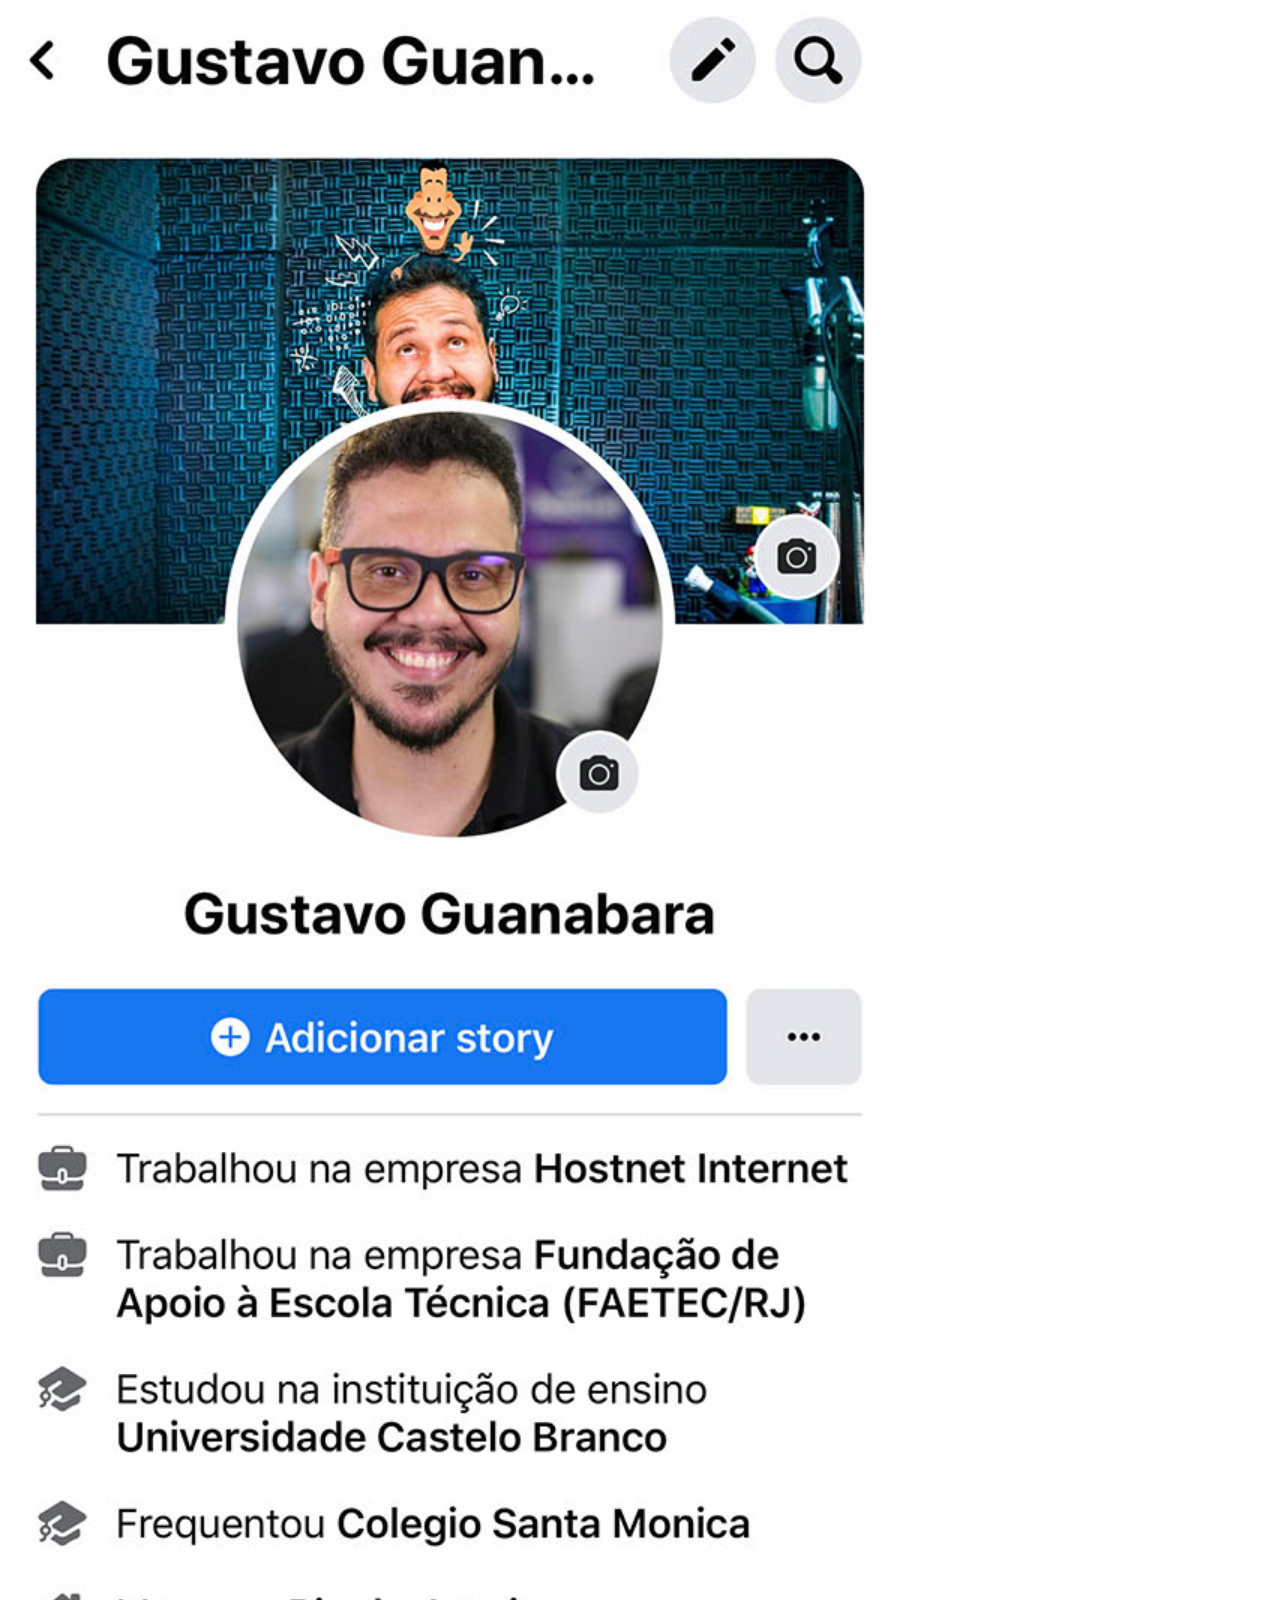
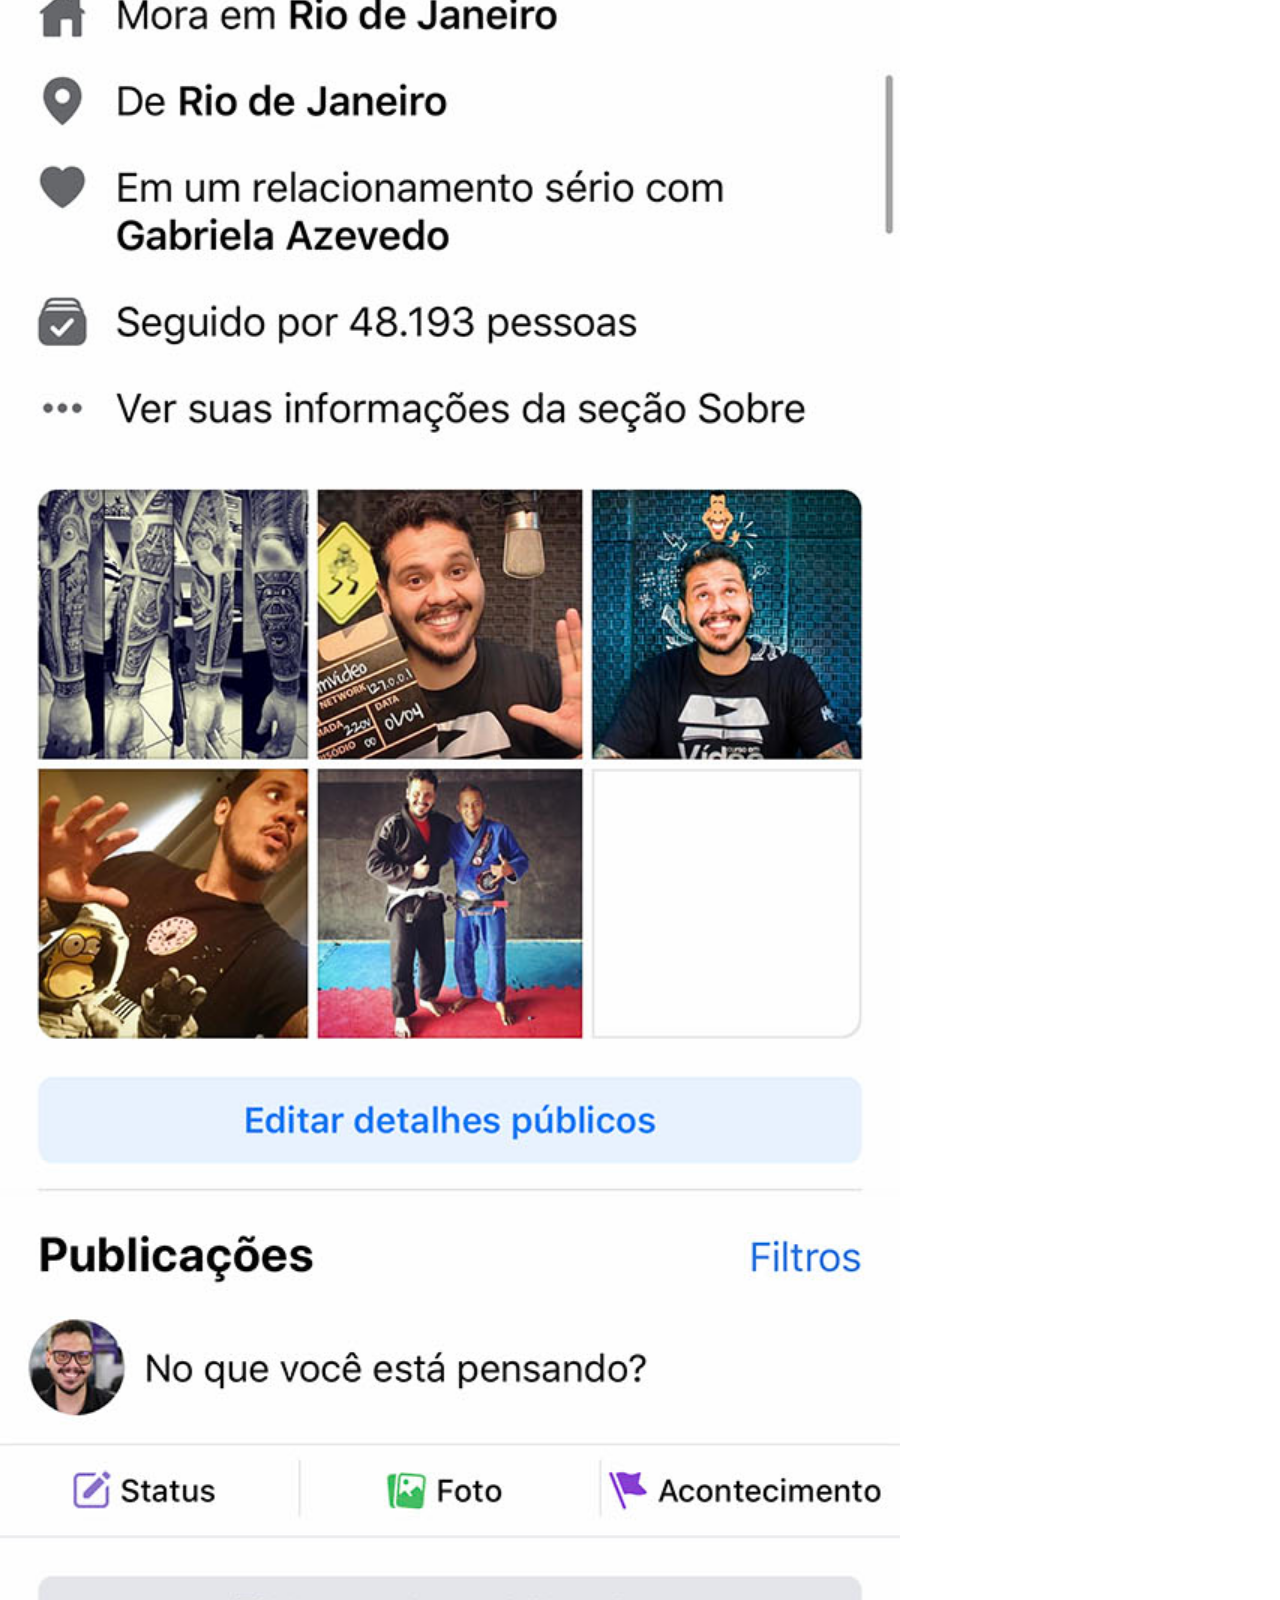
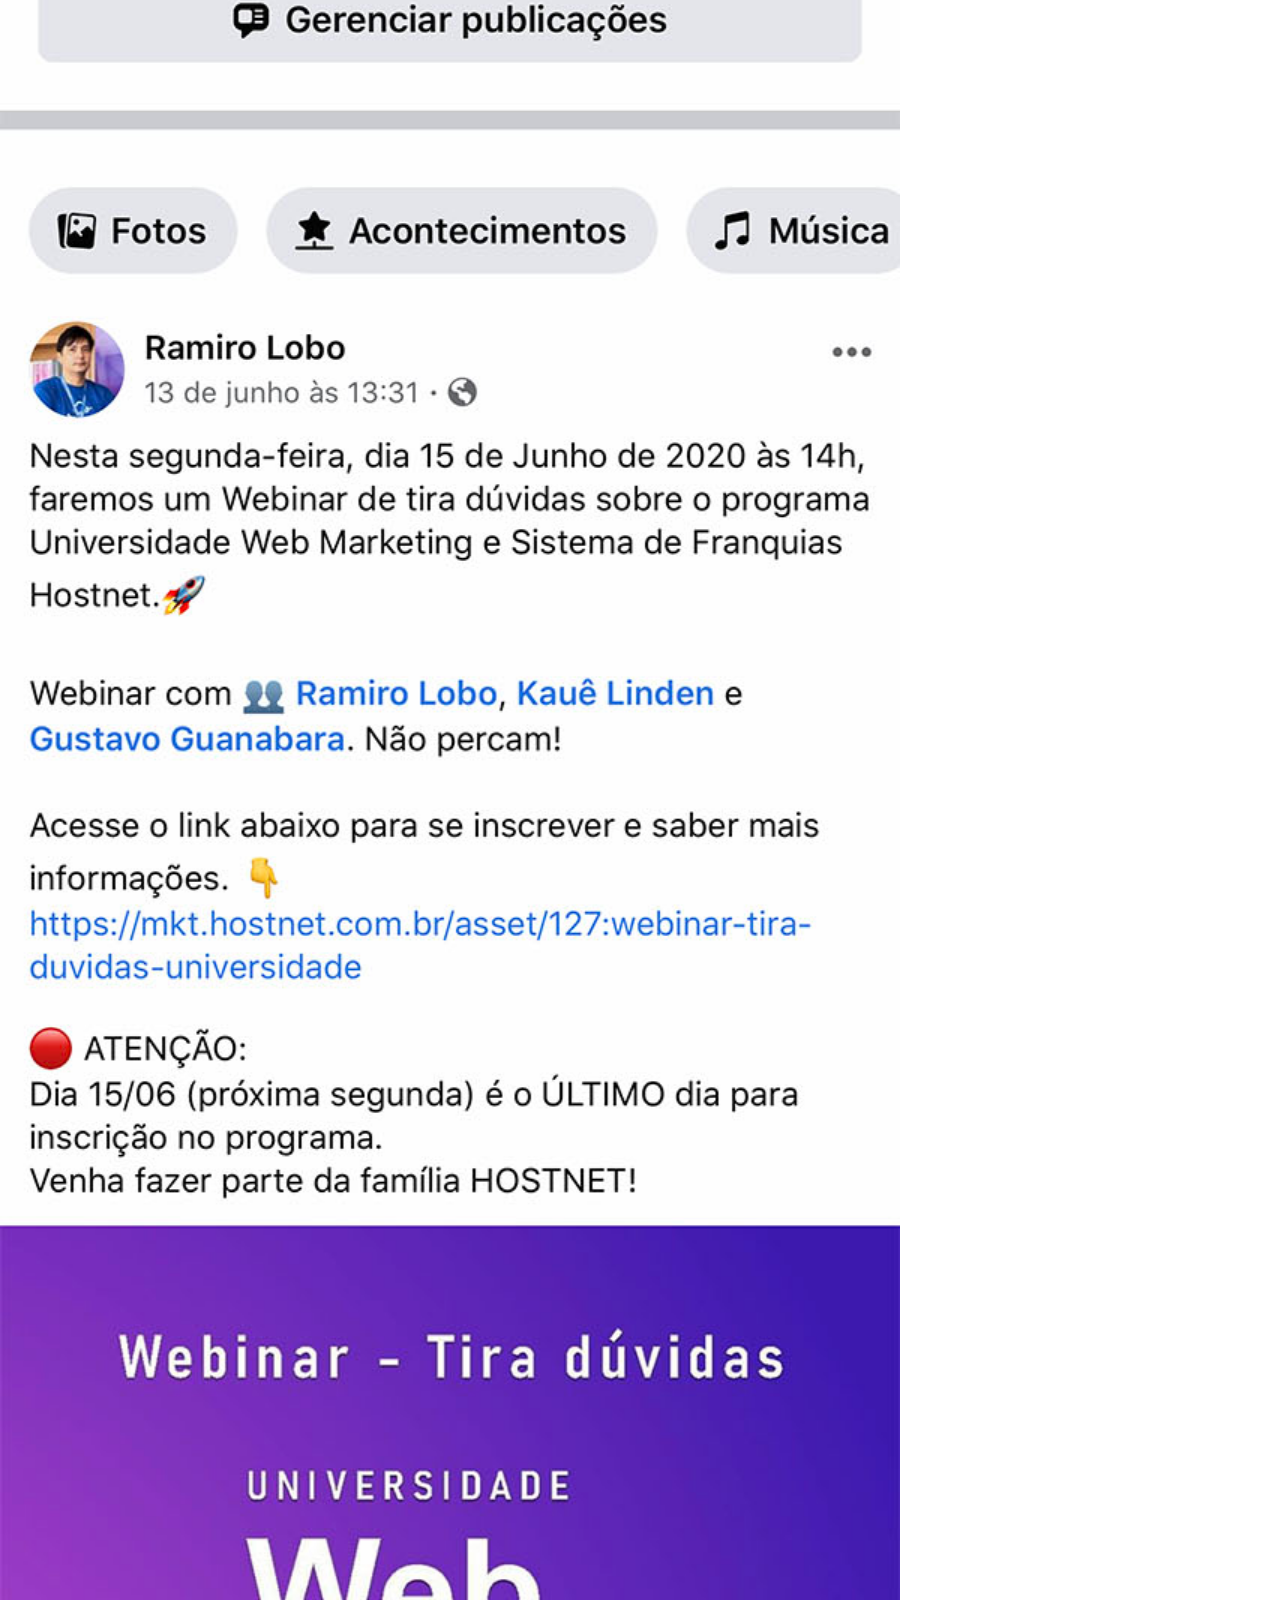
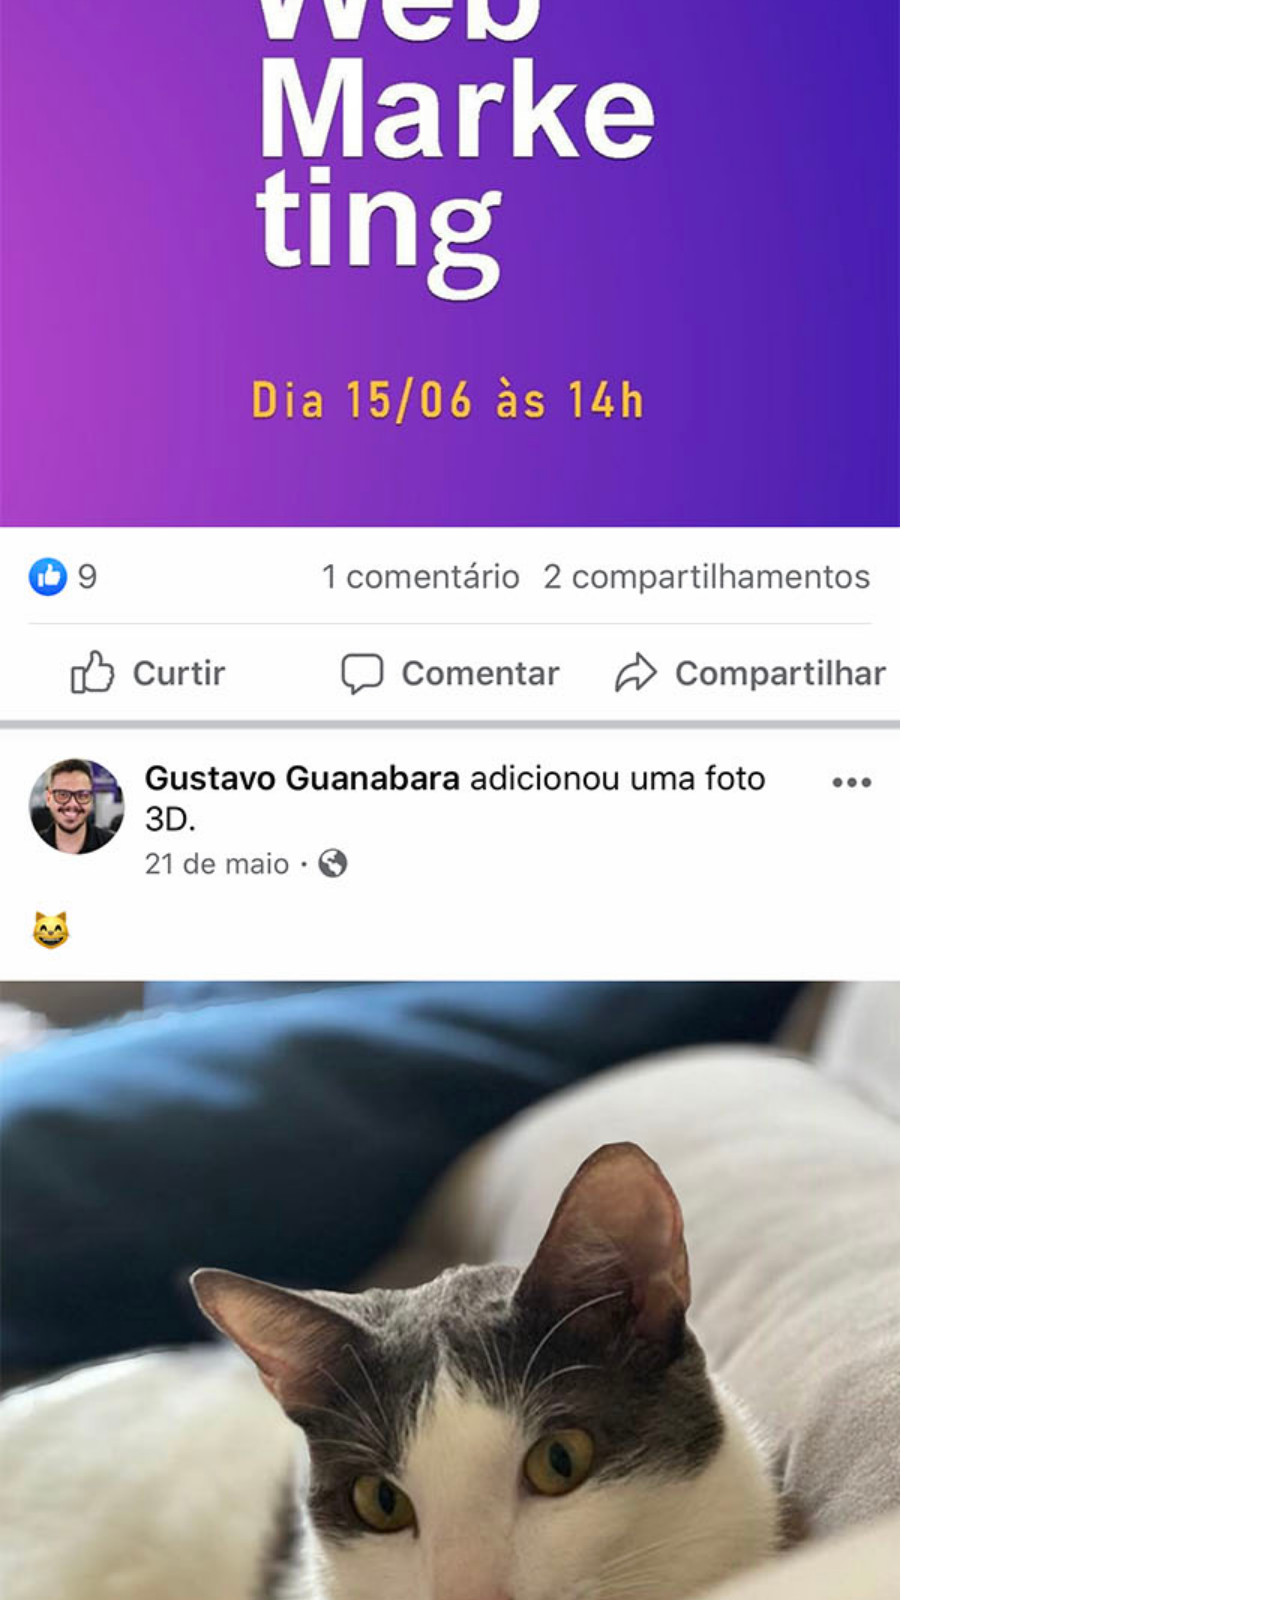
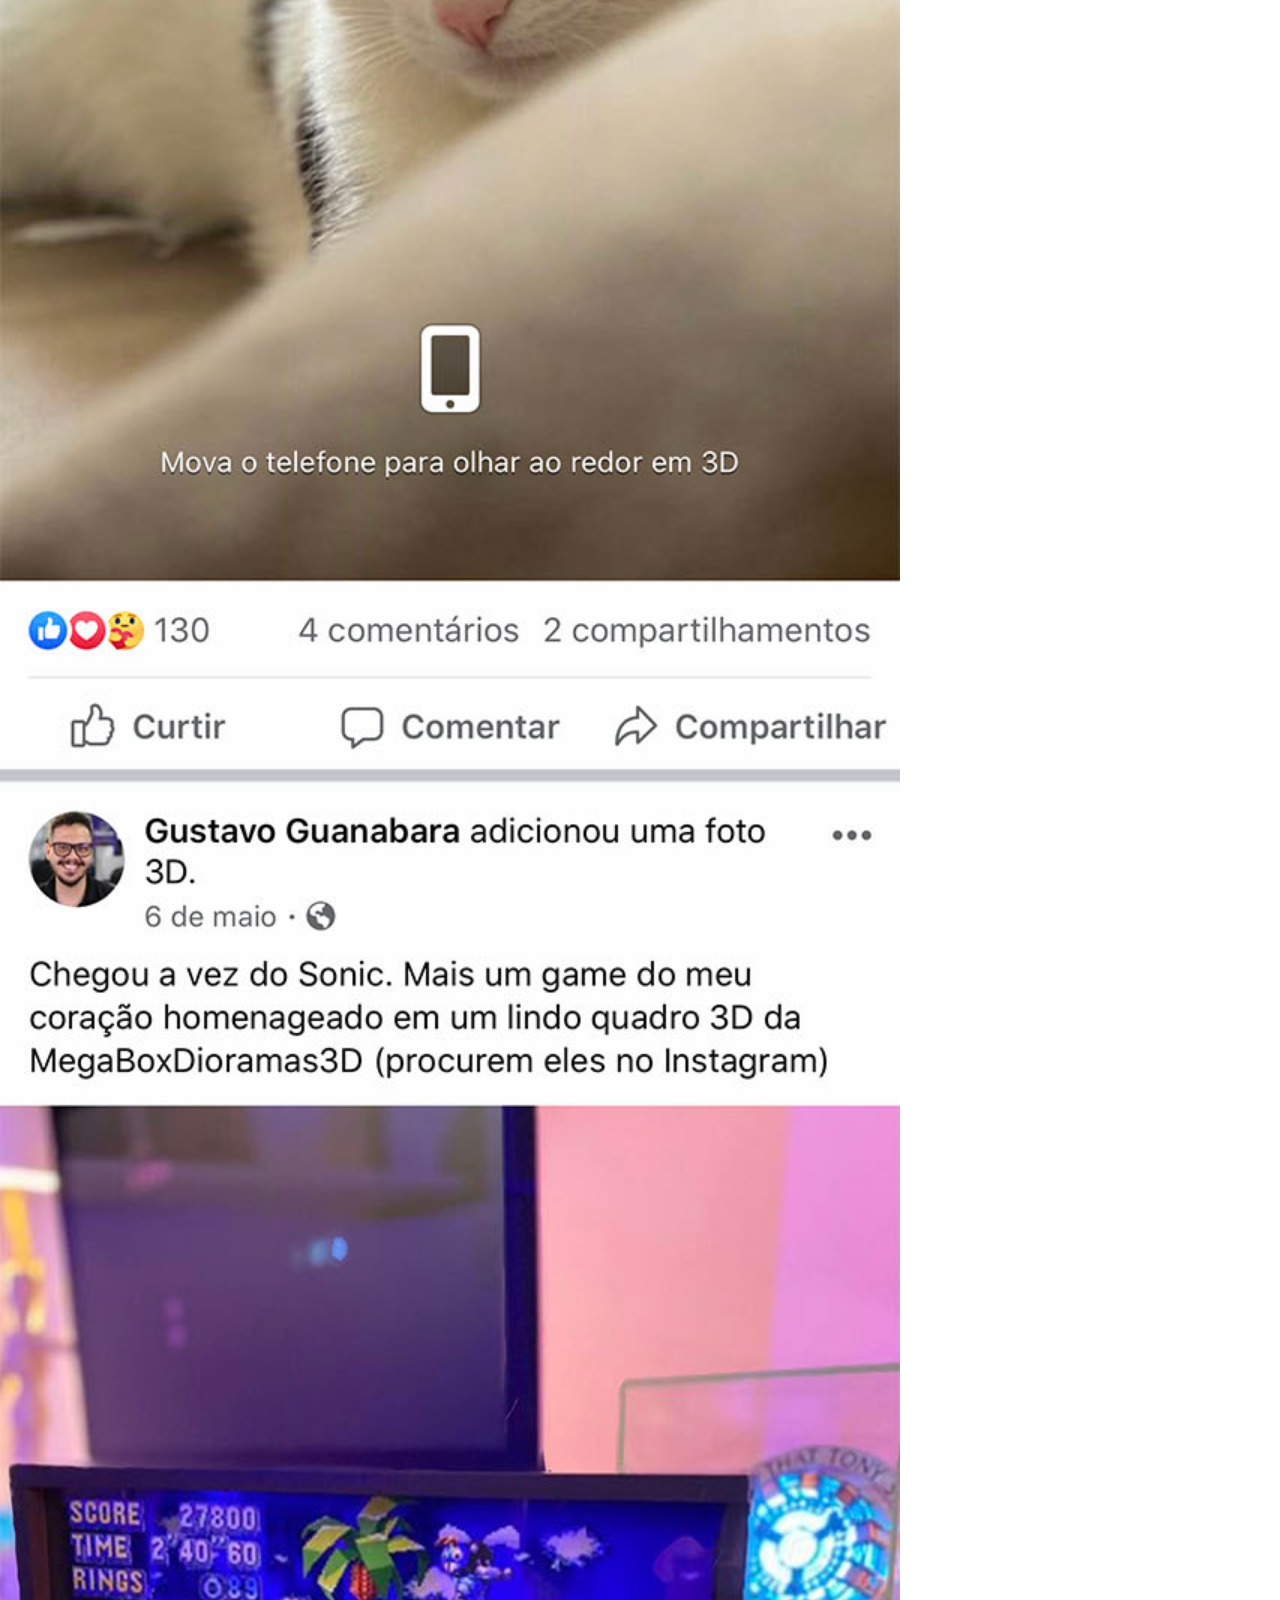
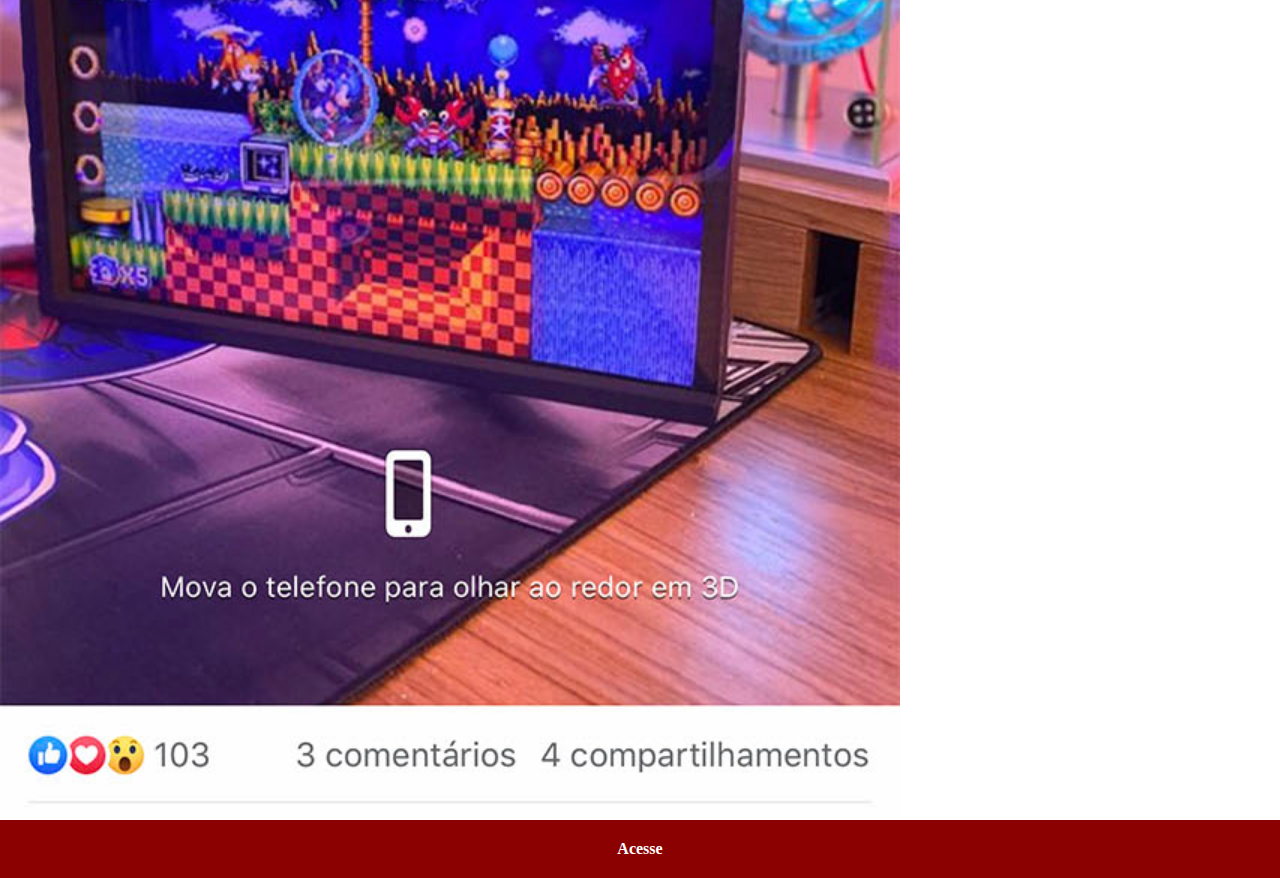
<file: facebook.html>
<!DOCTYPE html>
<html lang="en">
<head>
    <meta charset="UTF-8">
    <meta name="viewport" content="width=device-width, initial-scale=1.0">
     <link rel="stylesheet" href="styles.css">
    <title>Facebook</title>
</head>
<body>
    <img src="imagens/tela-facebook.jpg" alt="">
    <a href="">Acesse</a>
</body>
</html>
</file>
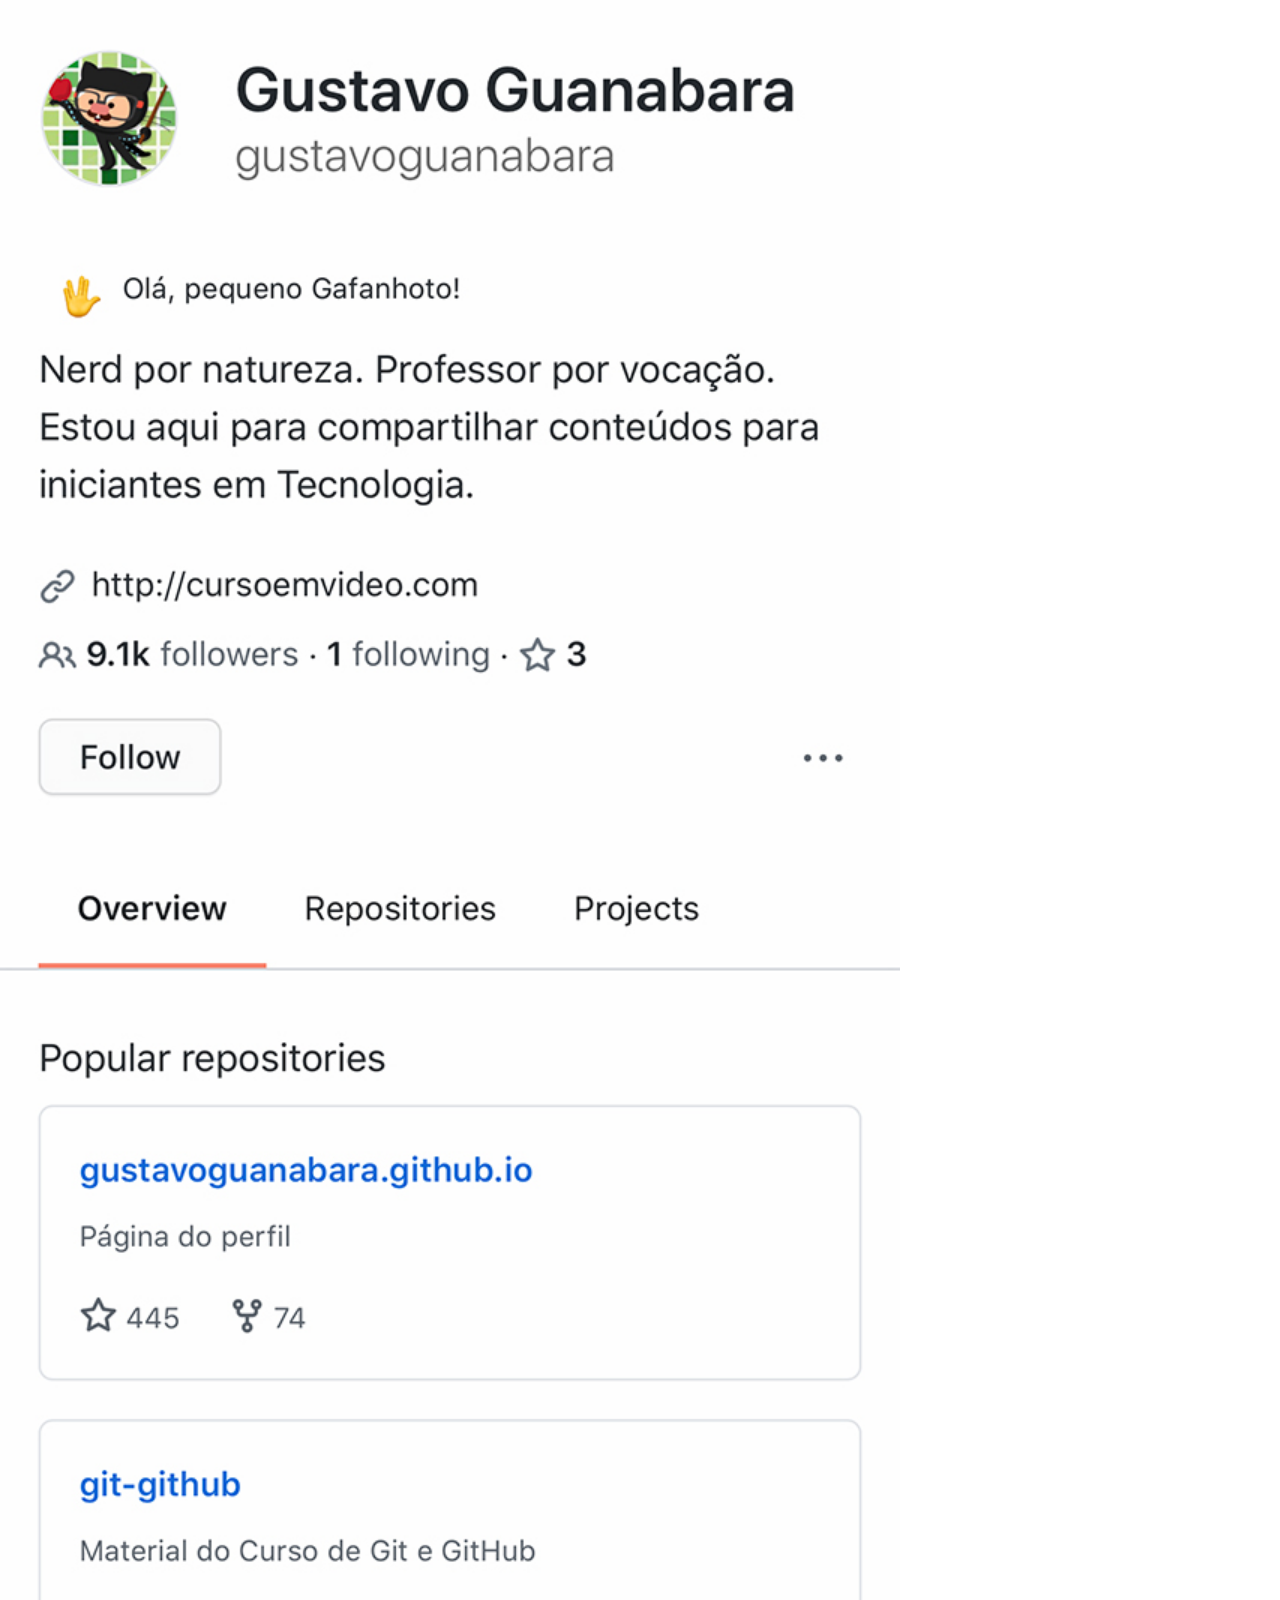
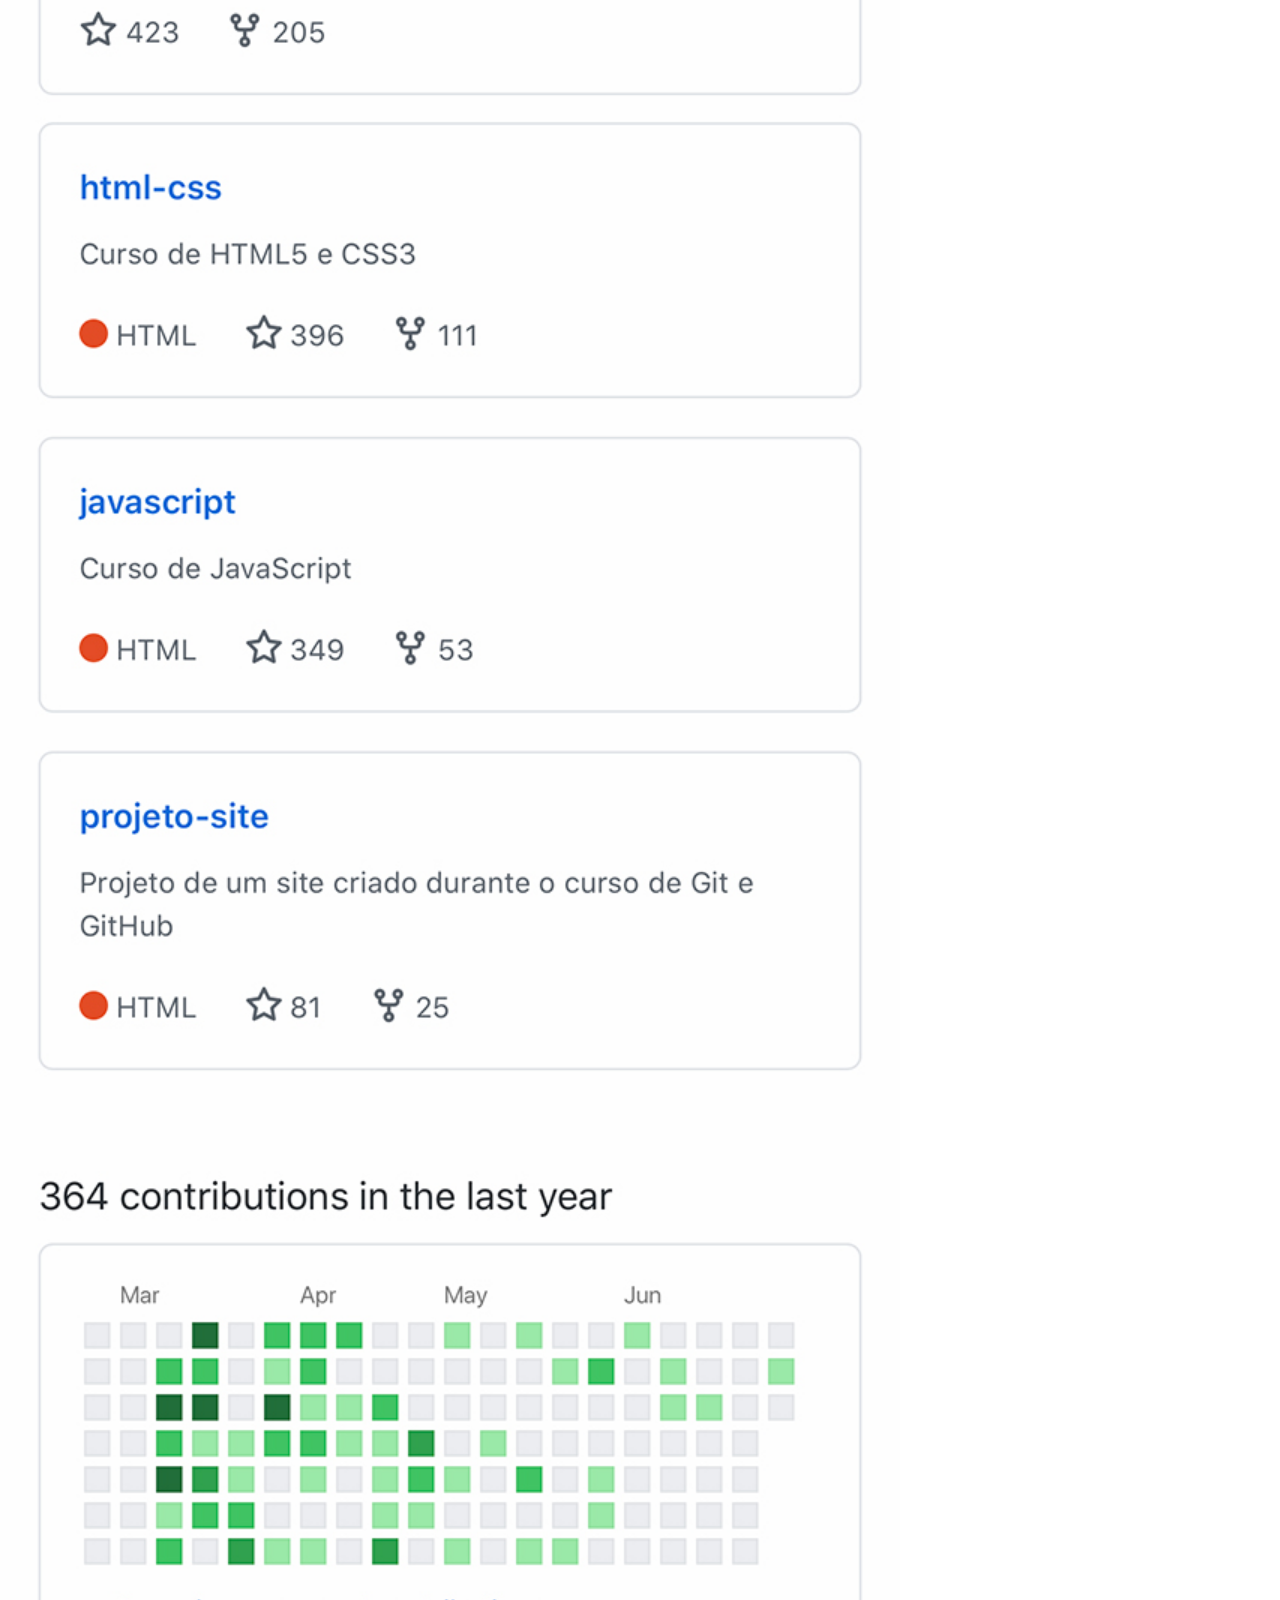
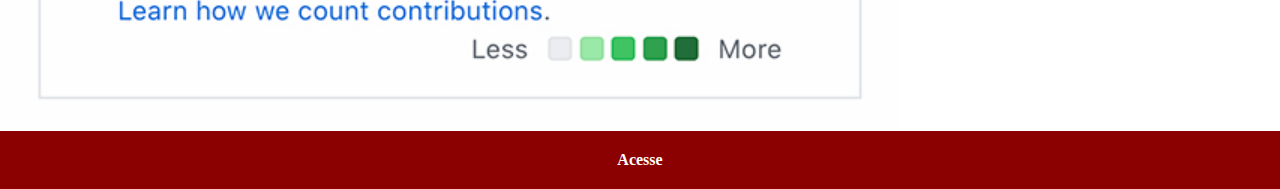
<file: github.html>
<!DOCTYPE html>
<html lang="en">
<head>
    <meta charset="UTF-8">
    <meta name="viewport" content="width=device-width, initial-scale=1.0">
     <link rel="stylesheet" href="styles.css">
    <title>github</title>
</head>
<body>
    <img src="imagens/tela-github.jpg" alt="">
    <a href="">Acesse</a>
</body>
</html>
</file>
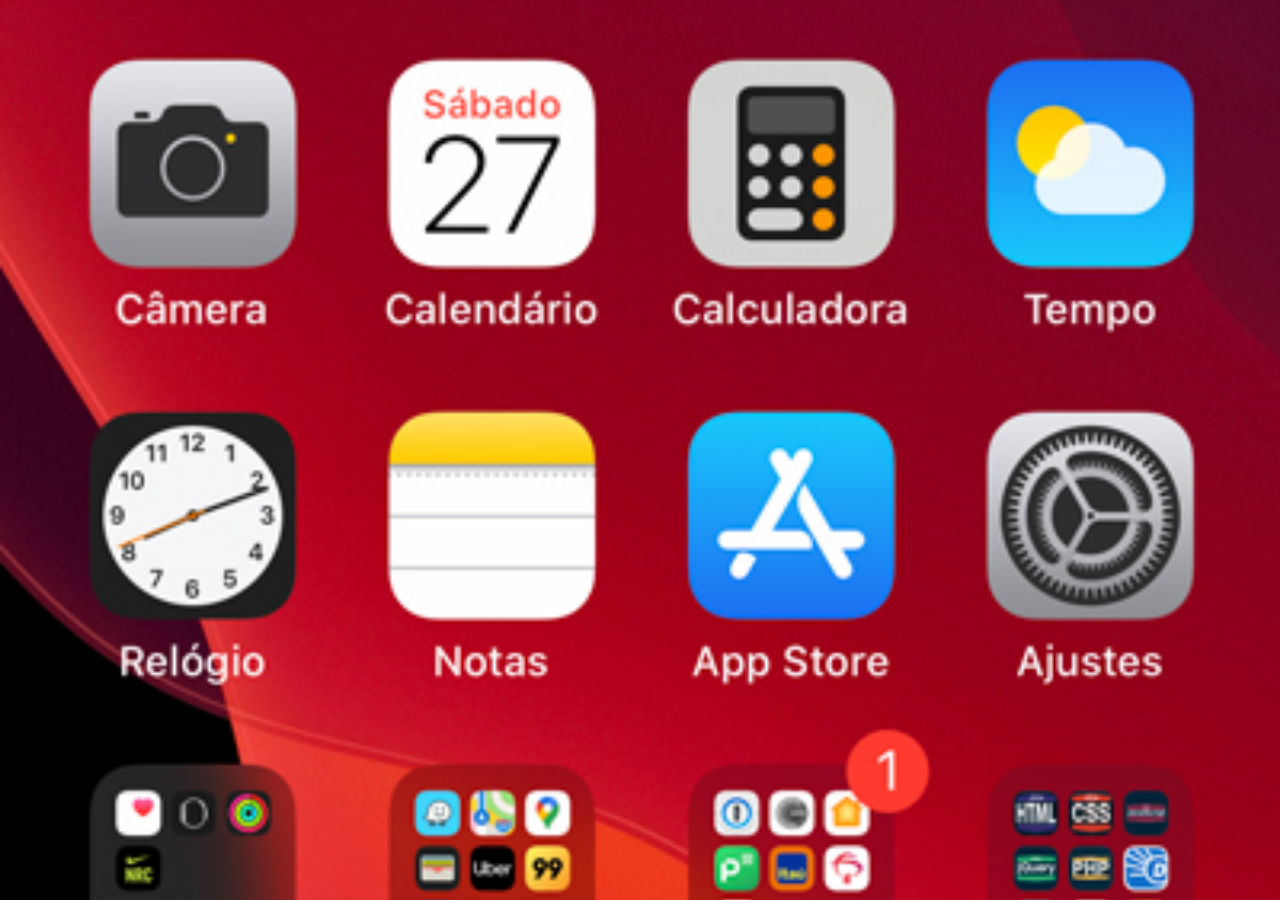
<file: home.html>
<!DOCTYPE html>
<html lang="en">
<head>
    <meta charset="UTF-8">
    <meta name="viewport" content="width=device-width, initial-scale=1.0">
    <title>Home</title>
</head>
<style>
    *{margin: 0px;
      padding: 0px;}

      body{width: 100vh;
           height: 100vh;
           background: black url(imagens/tela-home.jpg) no-repeat top center;
           background-size: cover;
           
        }
</style>
<body>
    
</body>
</html>
</file>
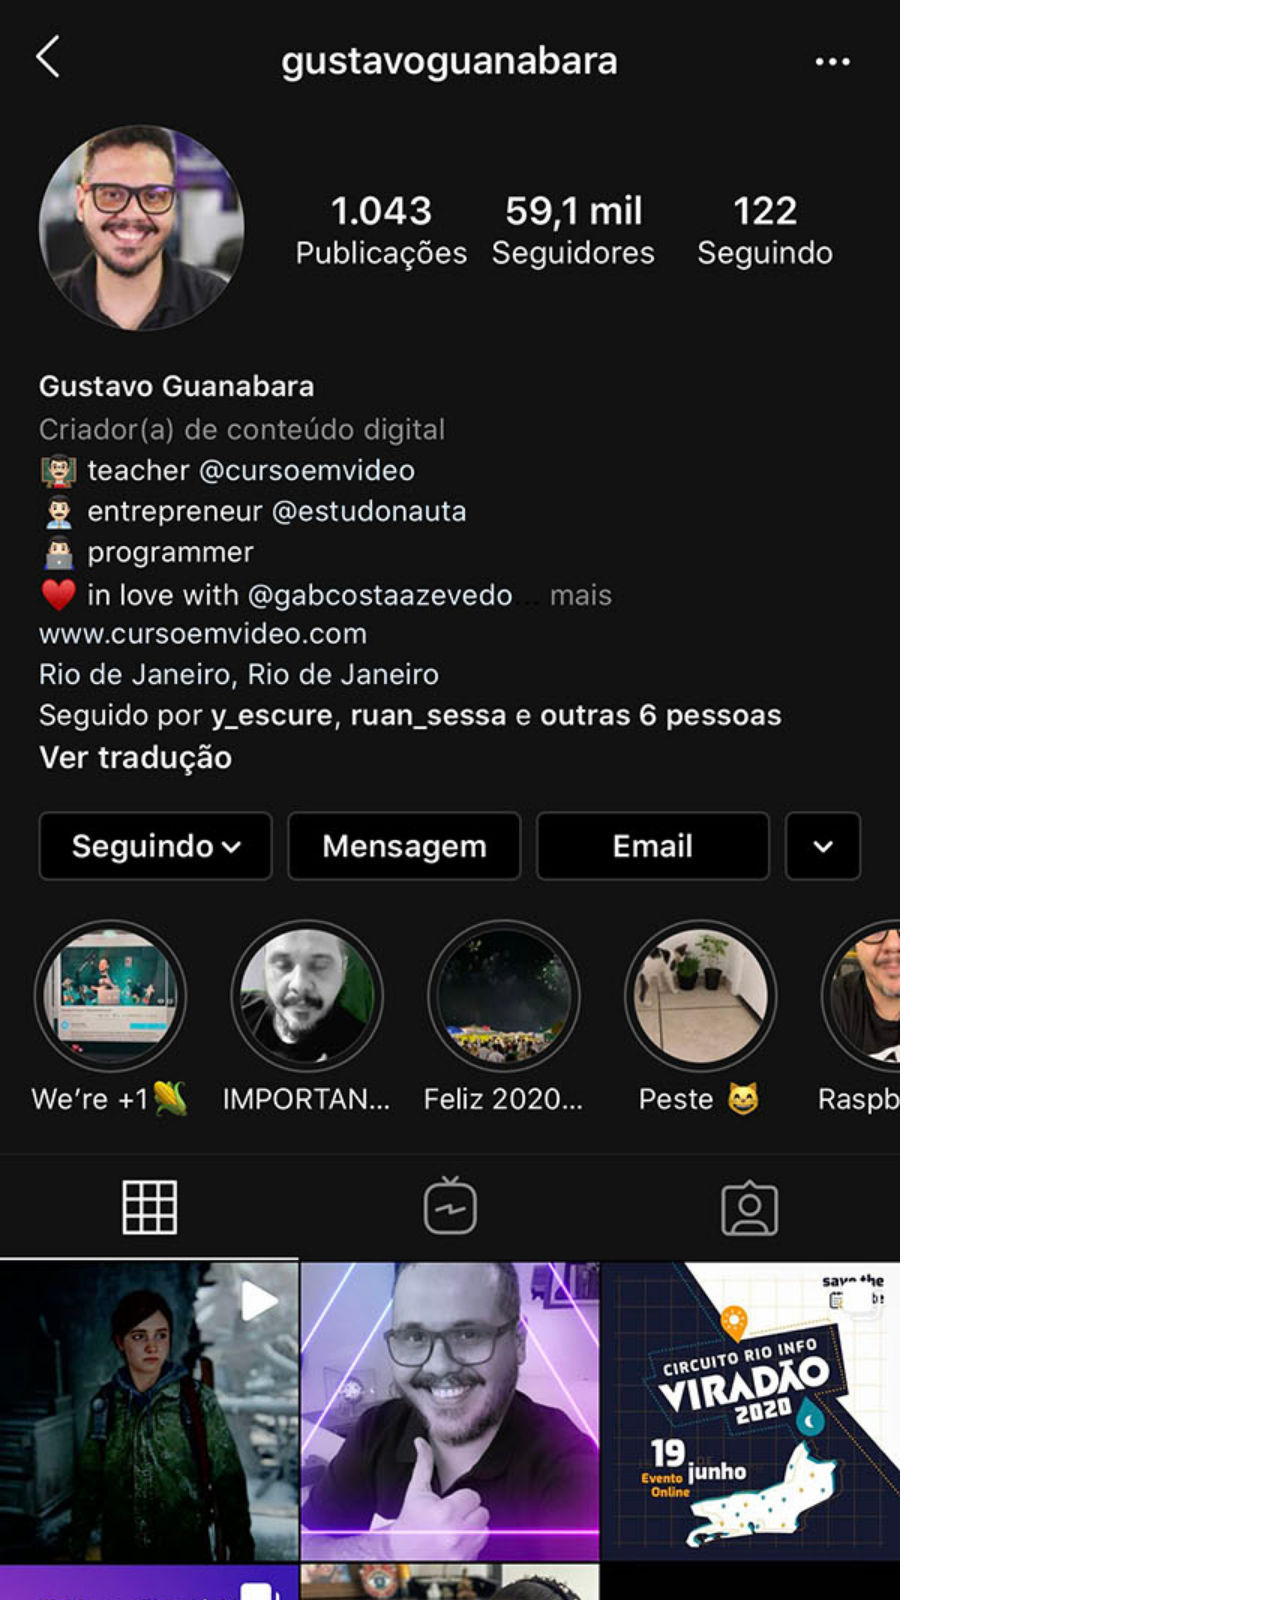
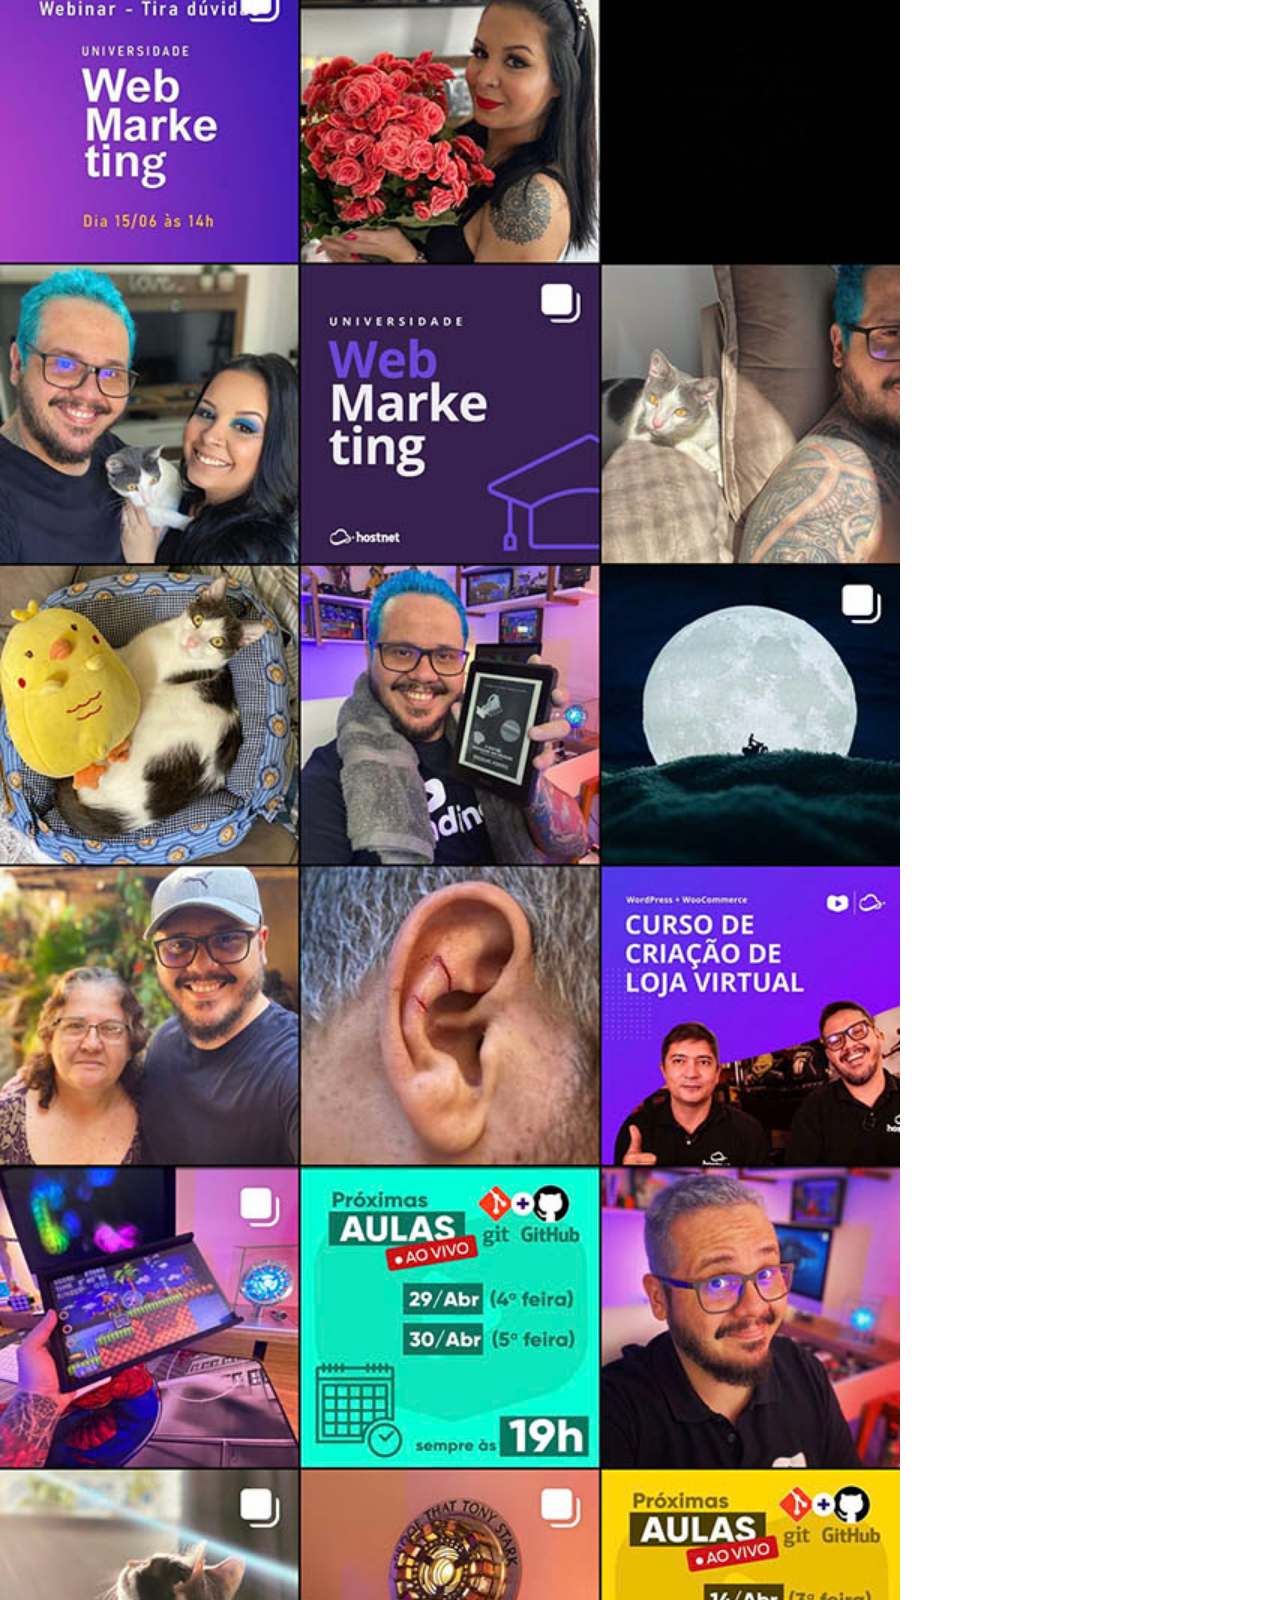
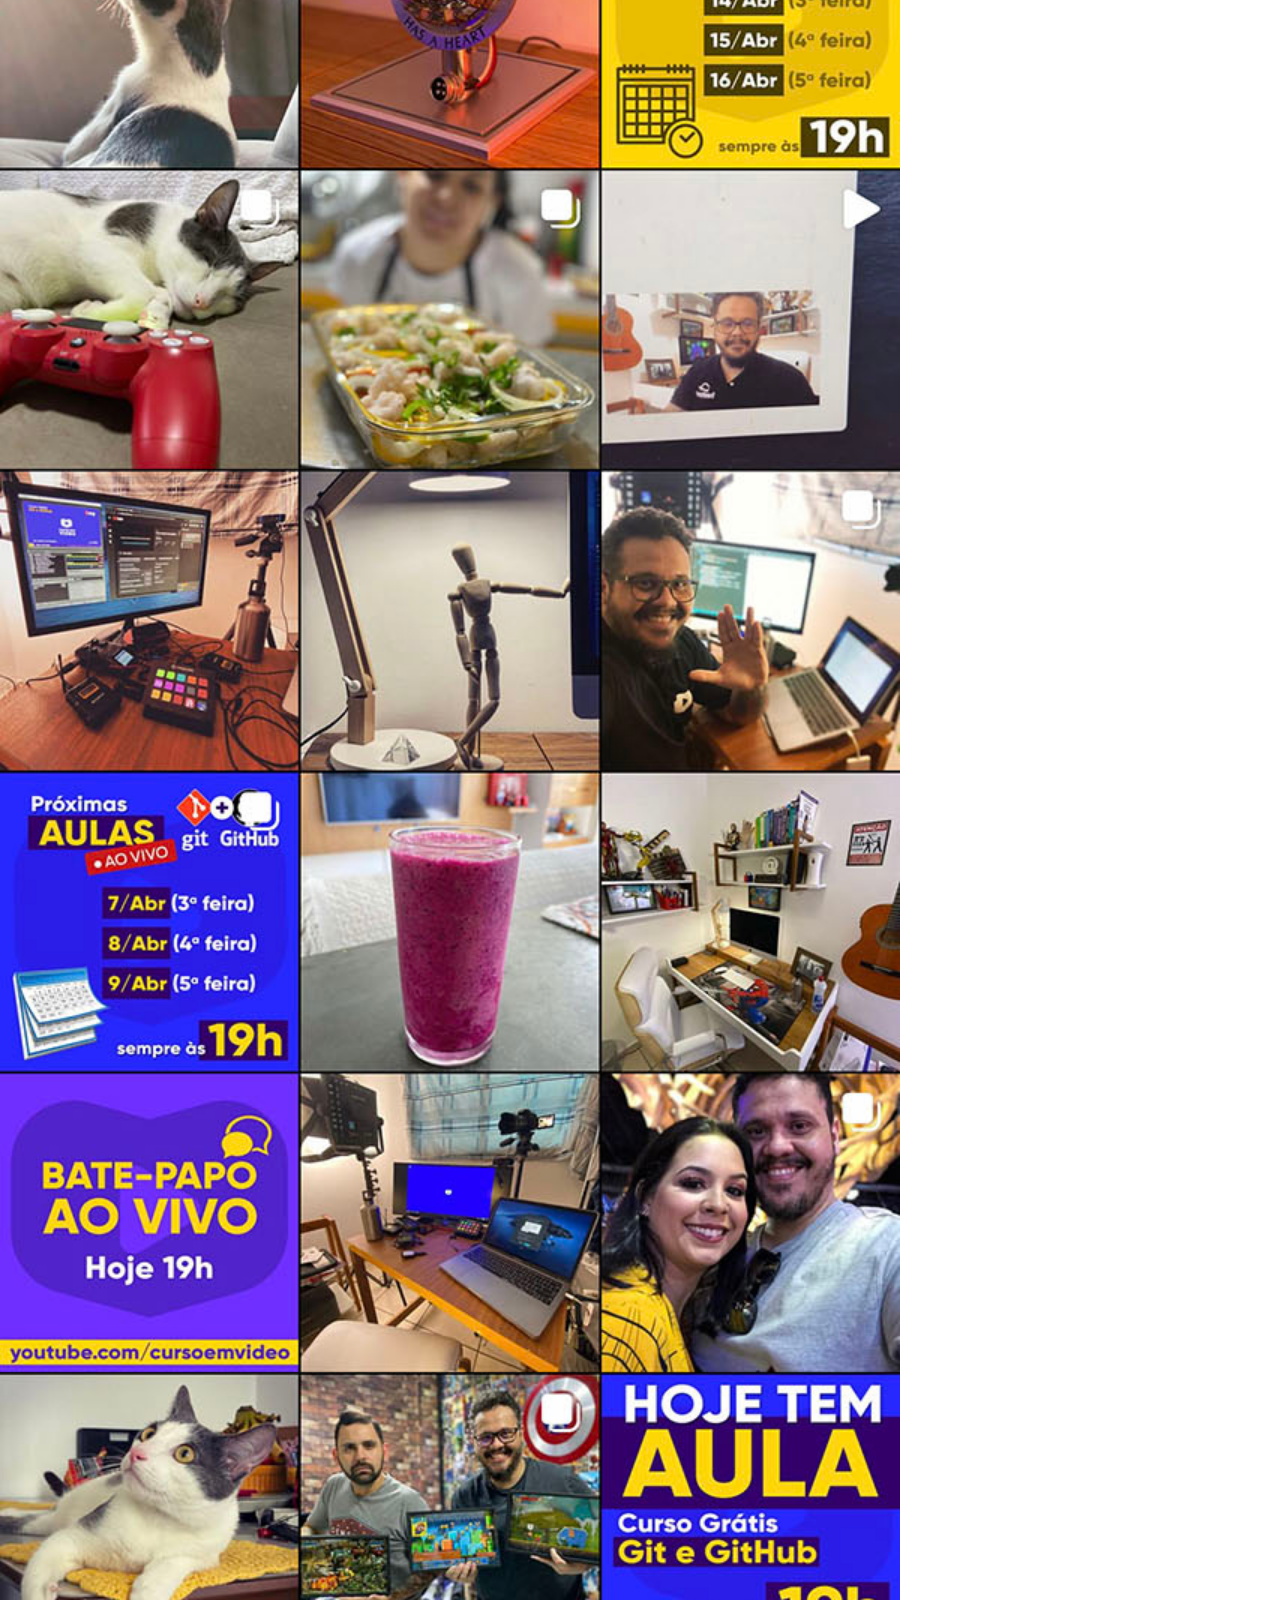
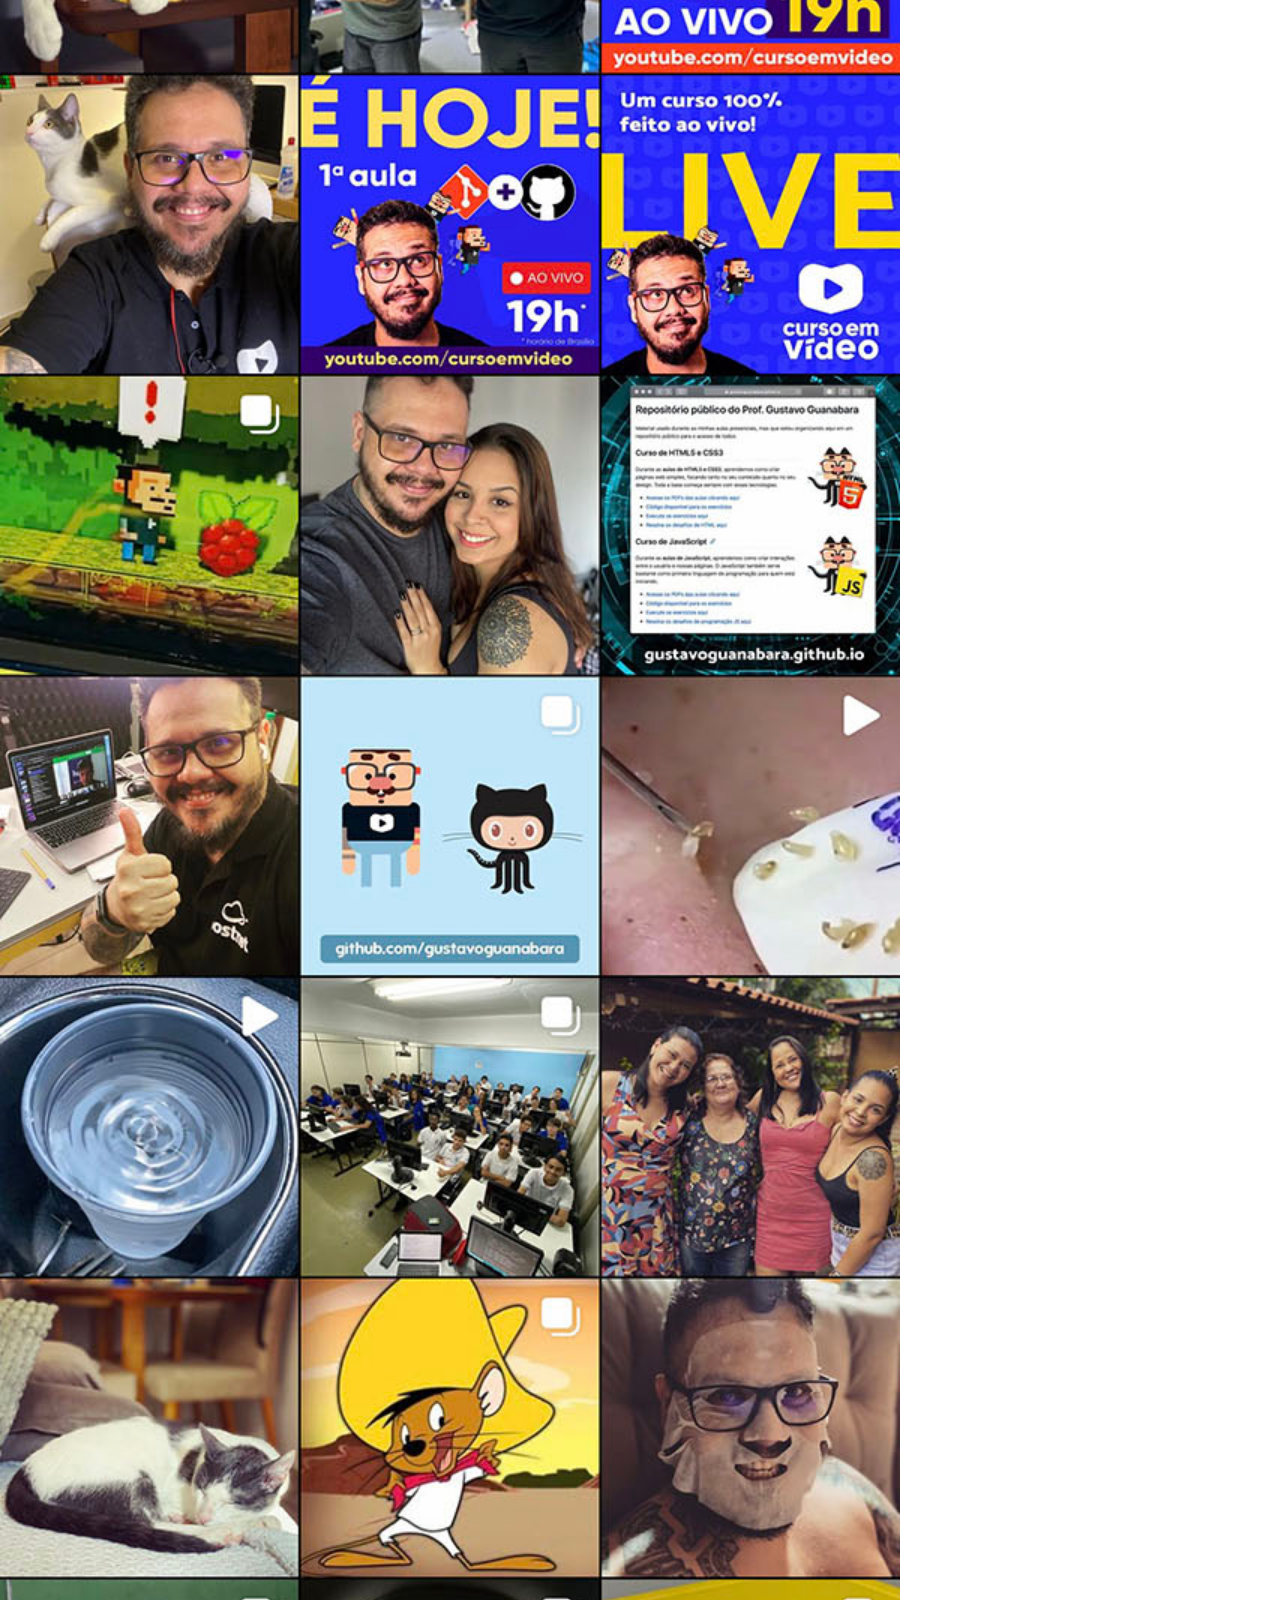
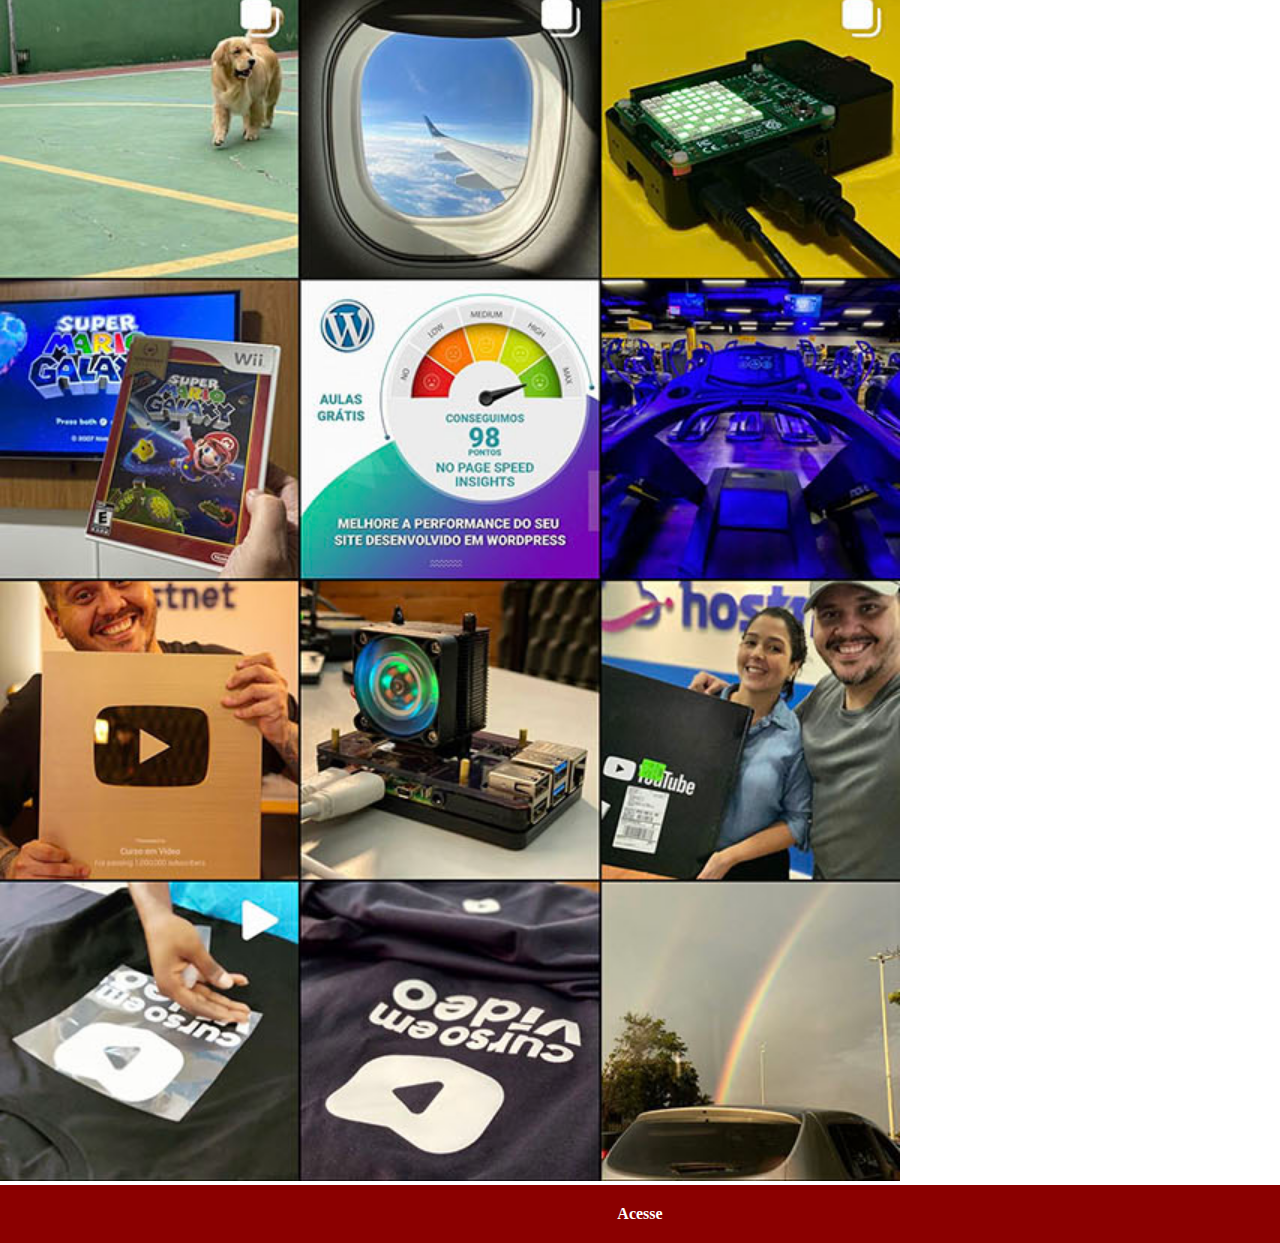
<file: instagram.html>
<!DOCTYPE html>
<html lang="en">
<head>
    <meta charset="UTF-8">
    <meta name="viewport" content="width=device-width, initial-scale=1.0">
     <link rel="stylesheet" href="styles.css">
    <title>Instagram</title>
</head>
<body>
    <img src="imagens/tela-instagram.jpg" alt="">
    <a href="">Acesse</a>
</body>
</html>
</file>
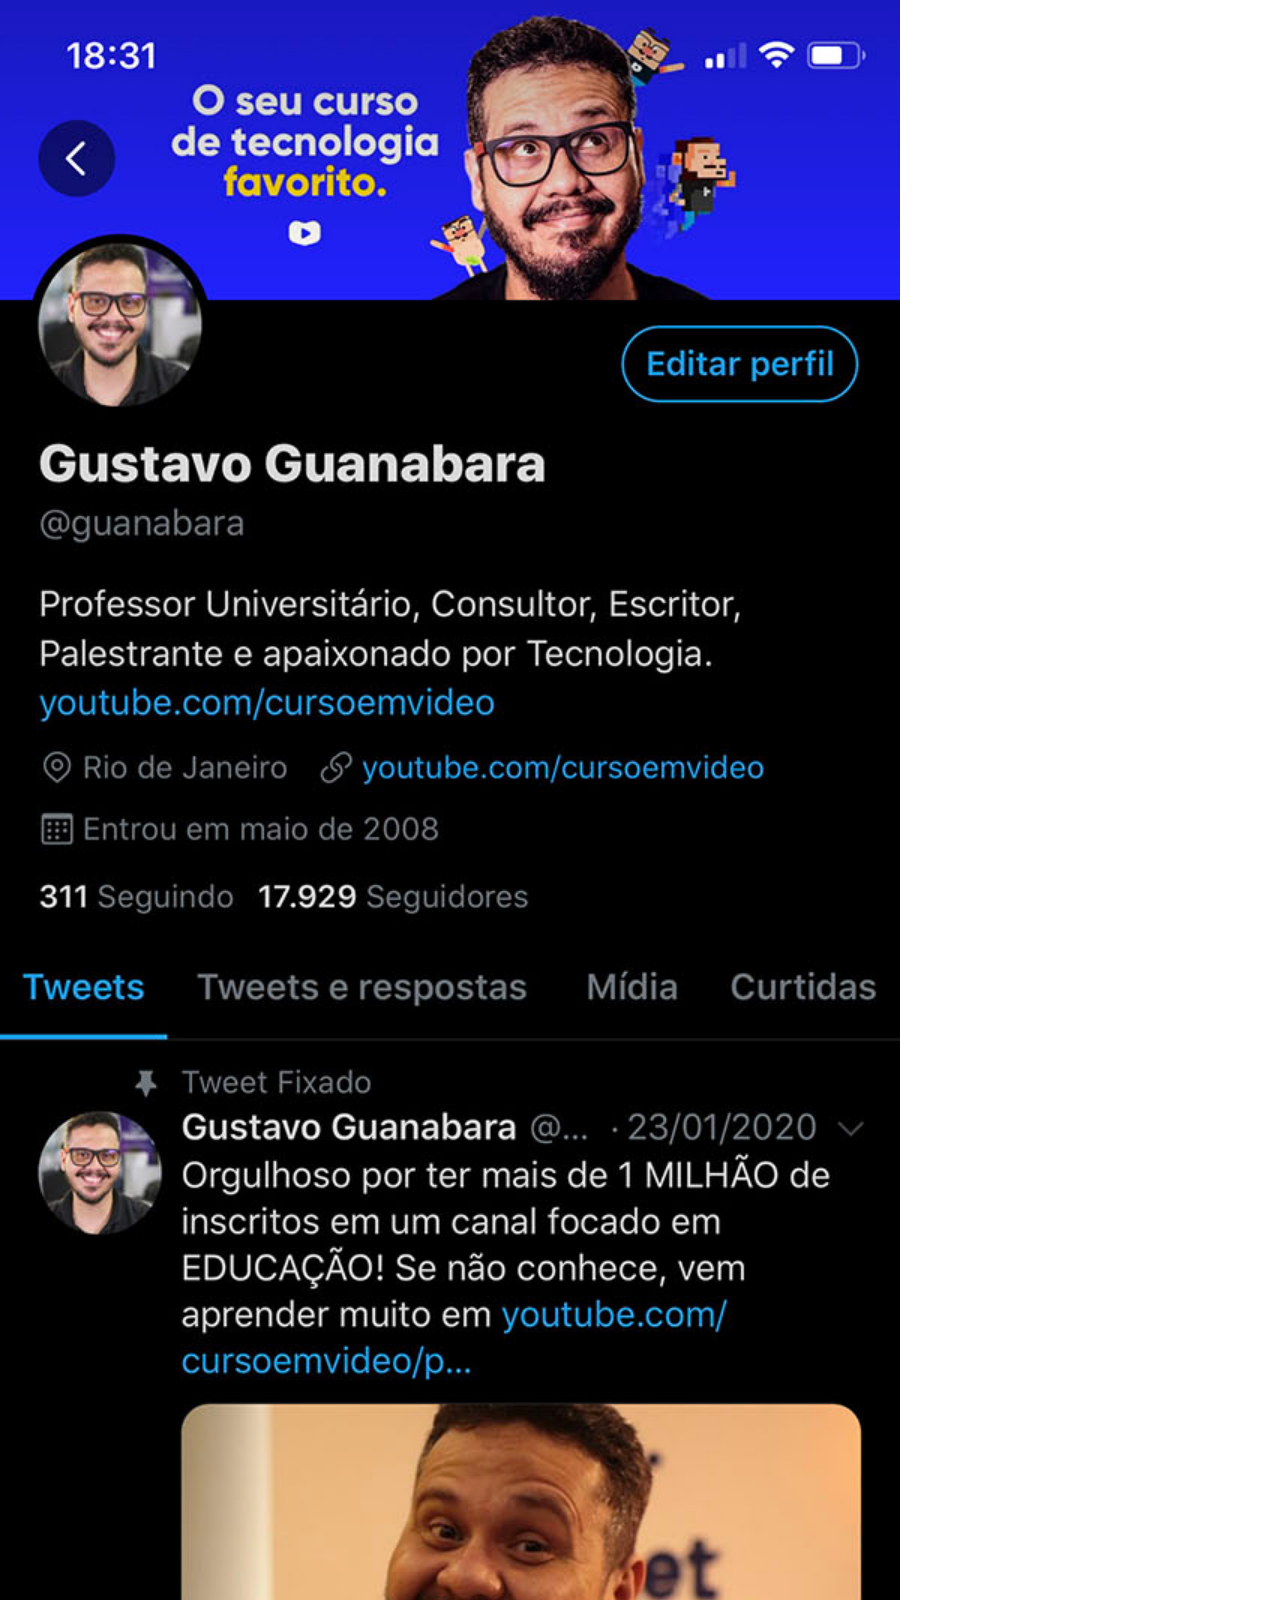
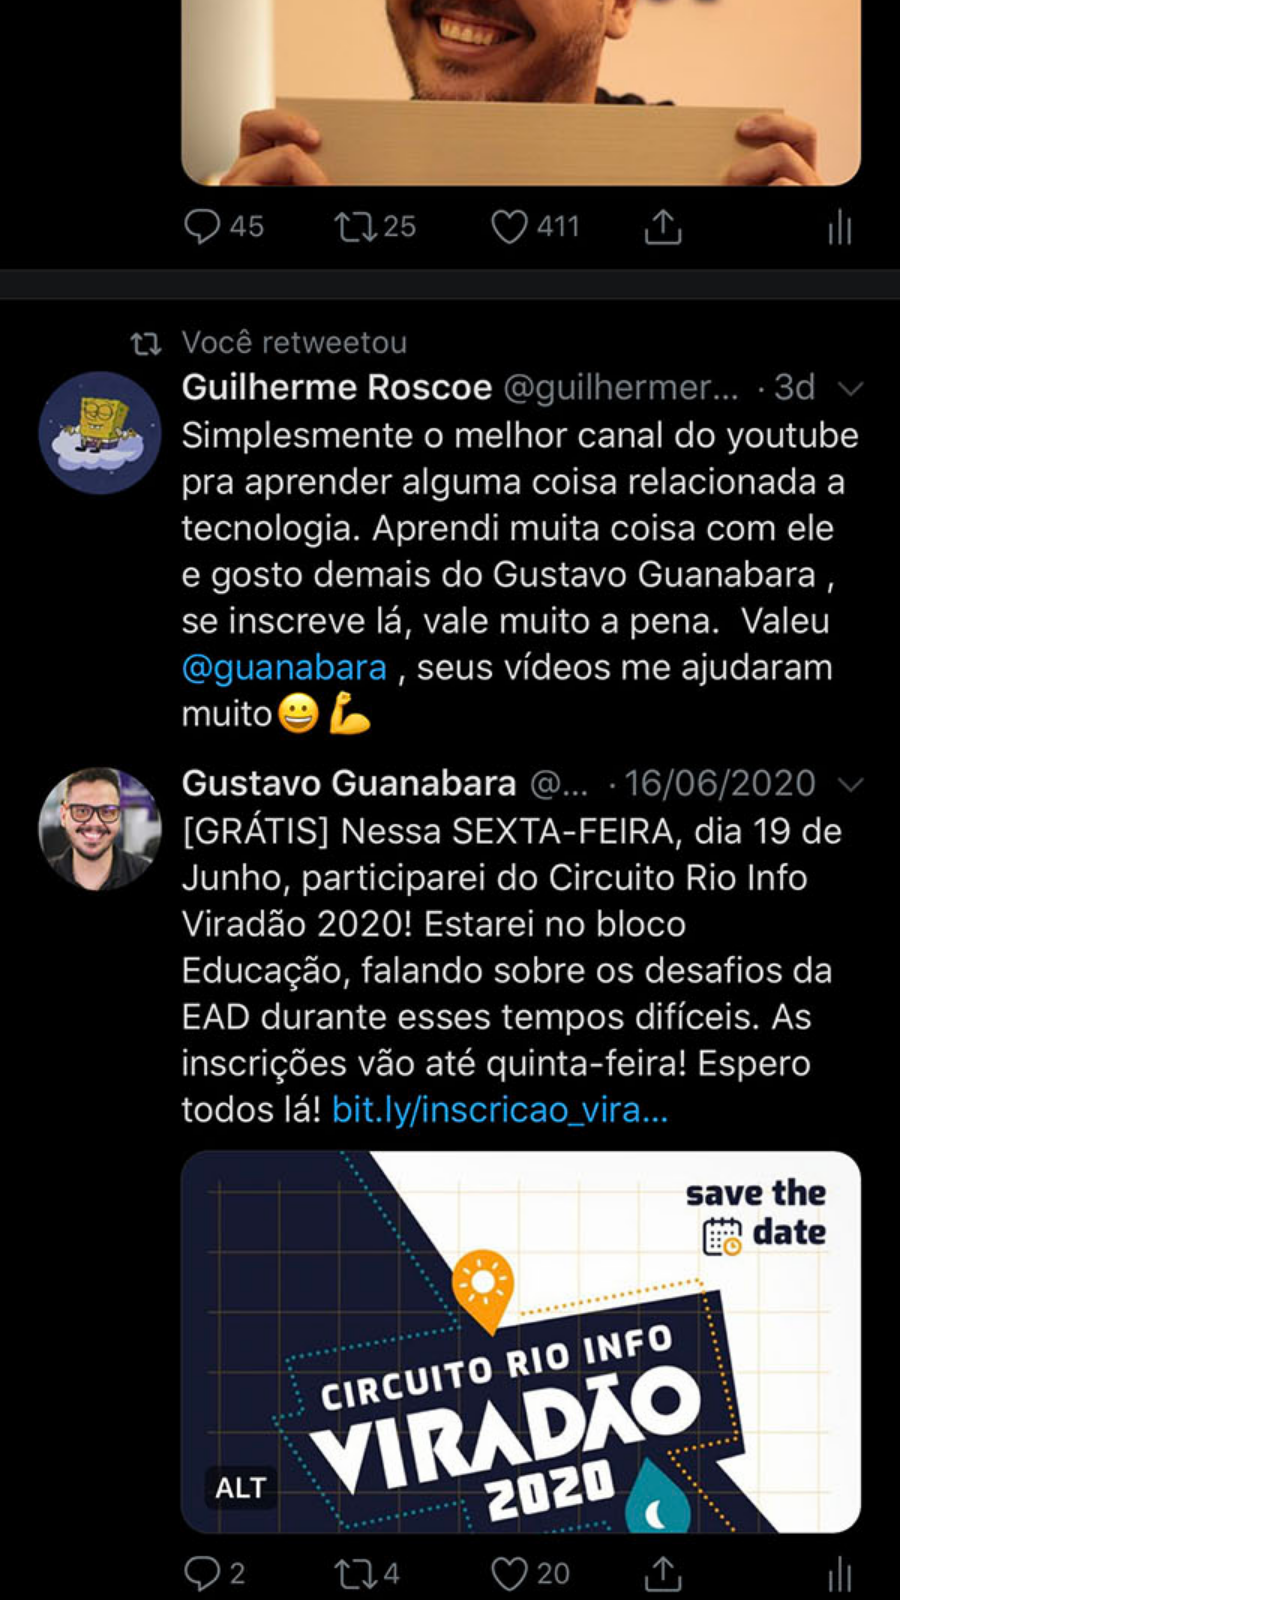
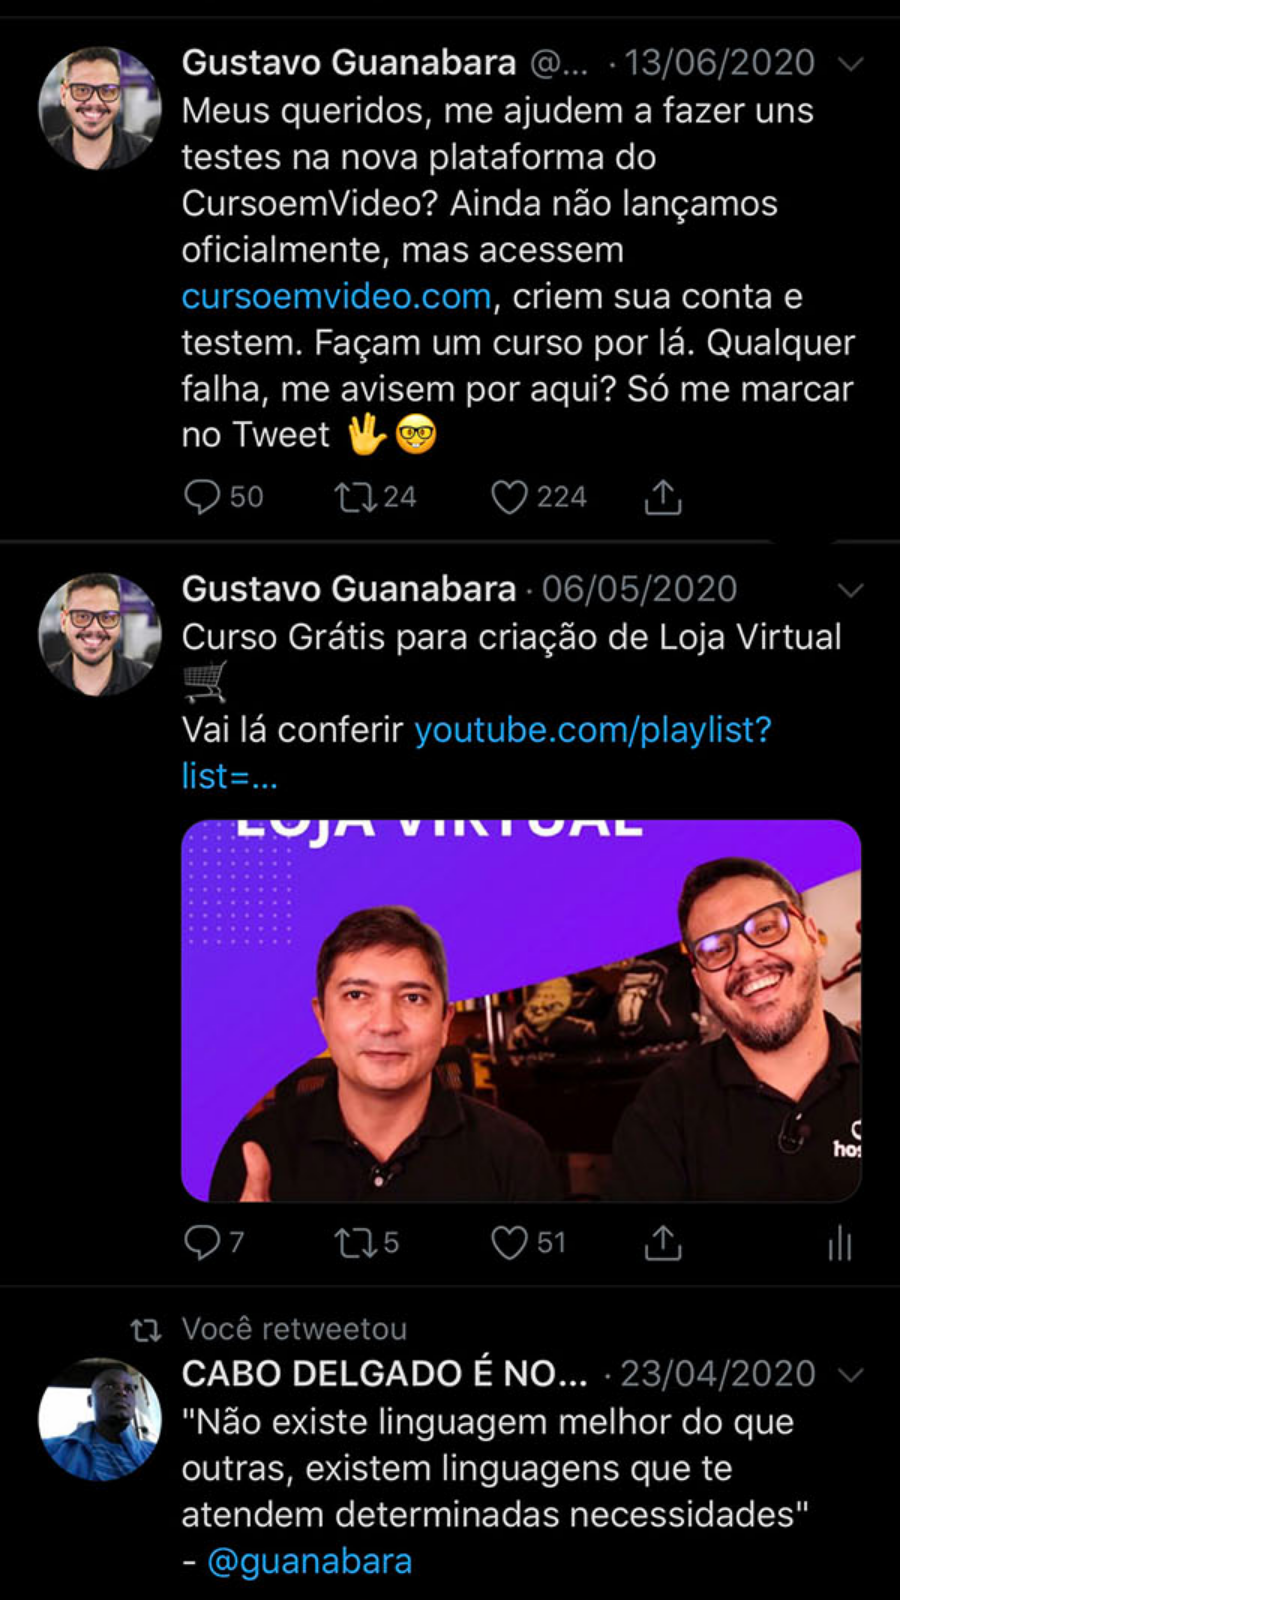
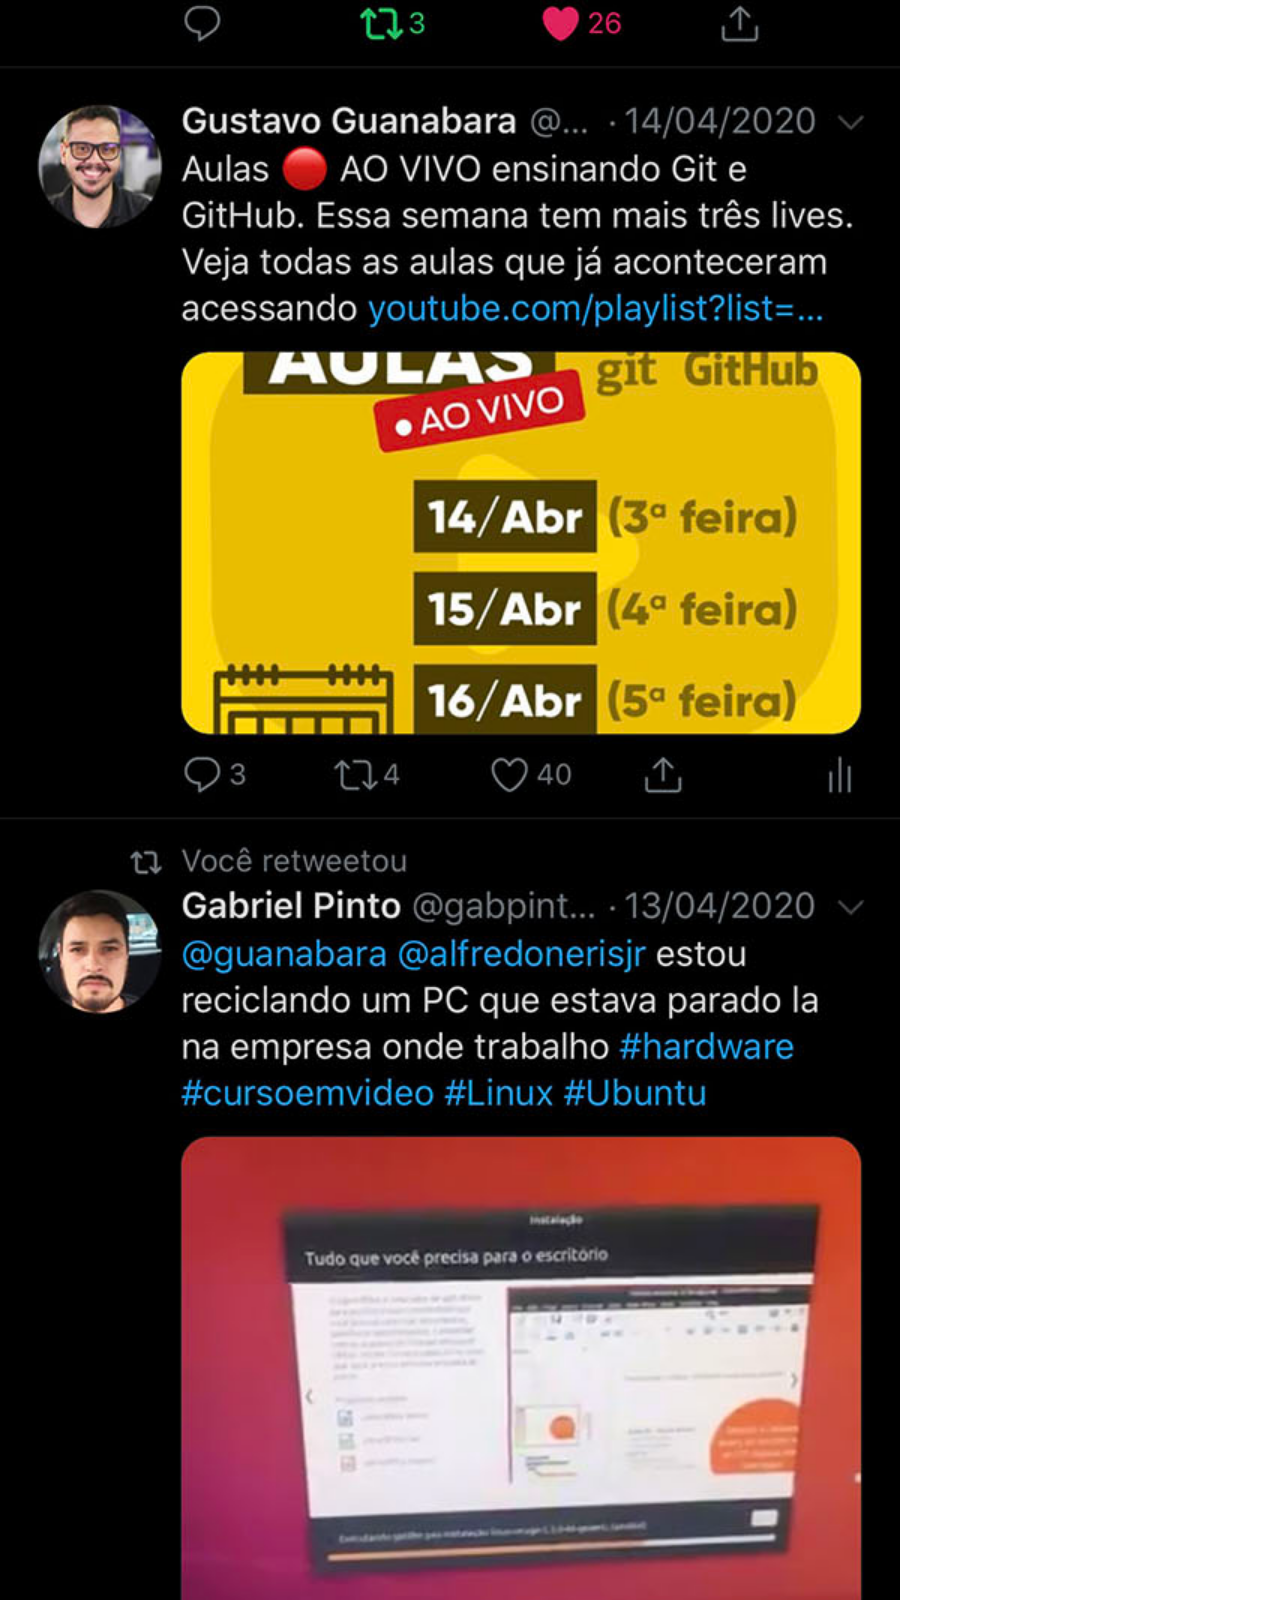
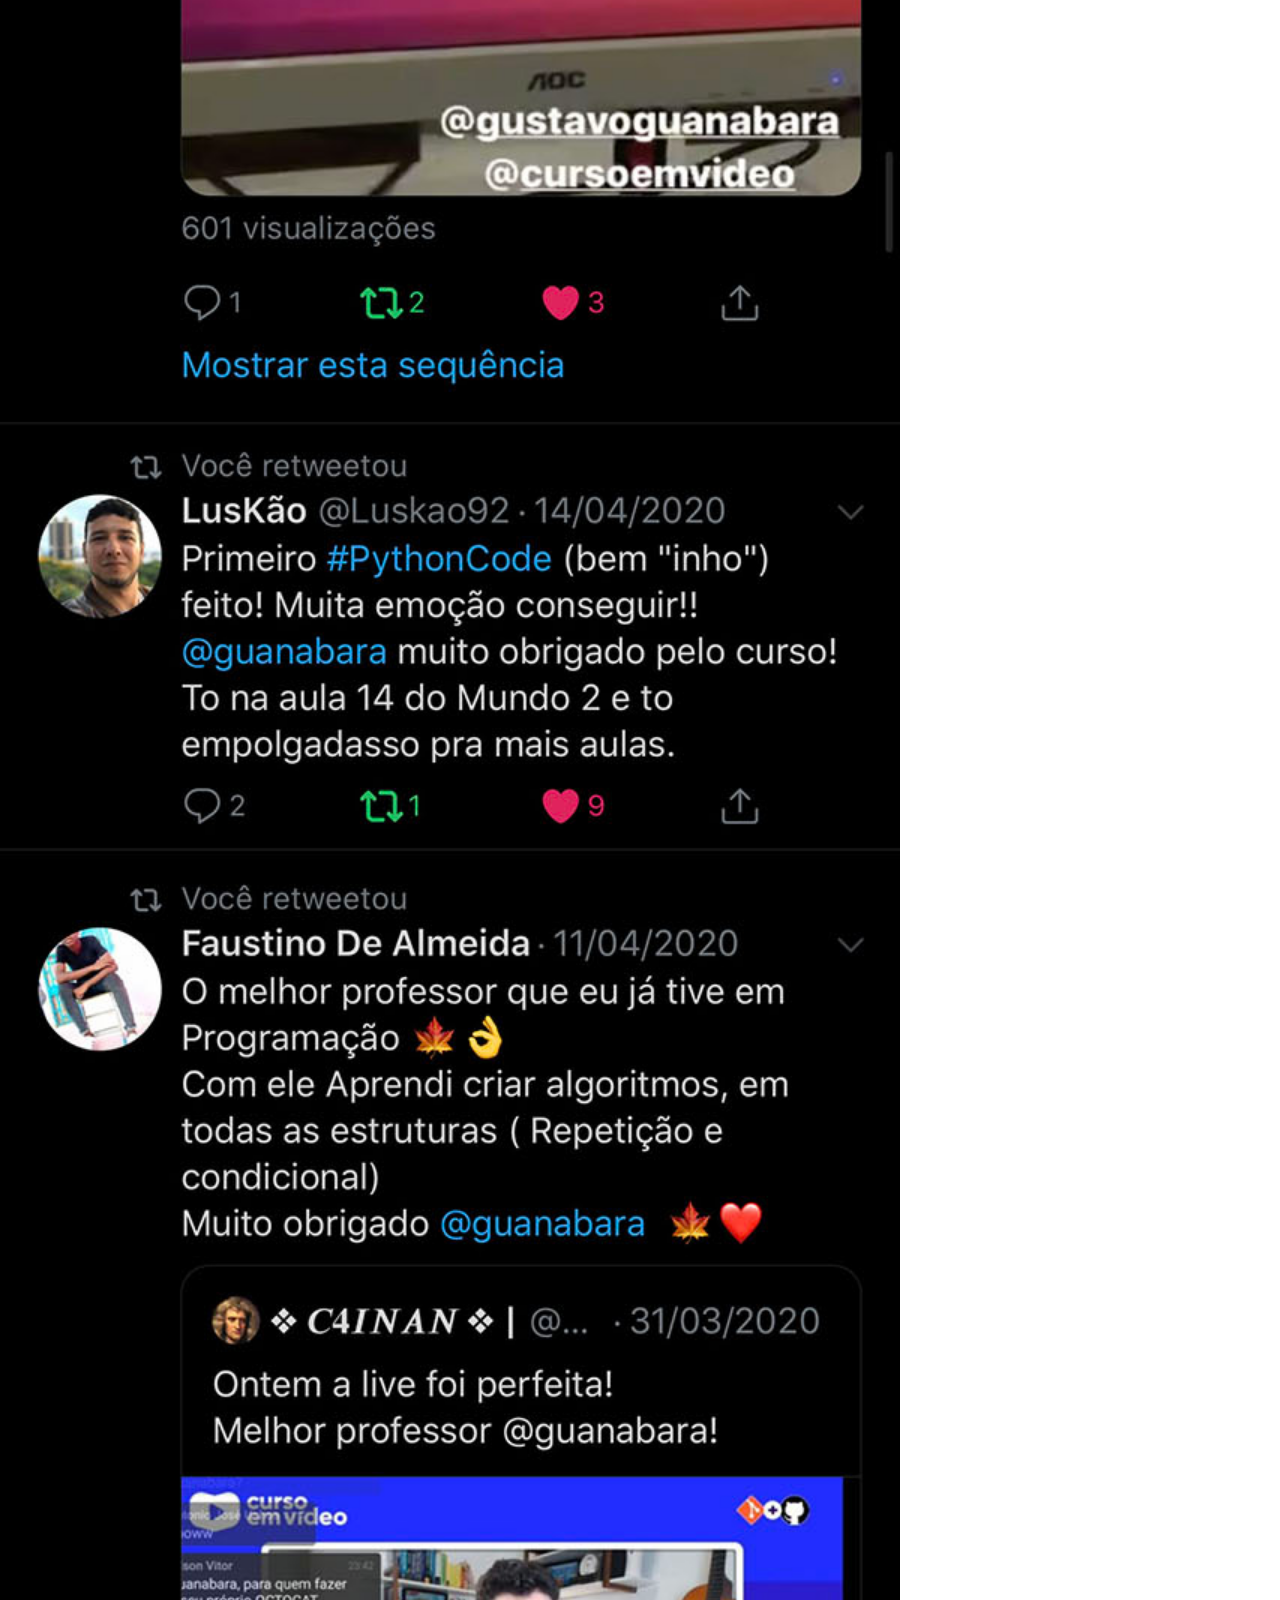
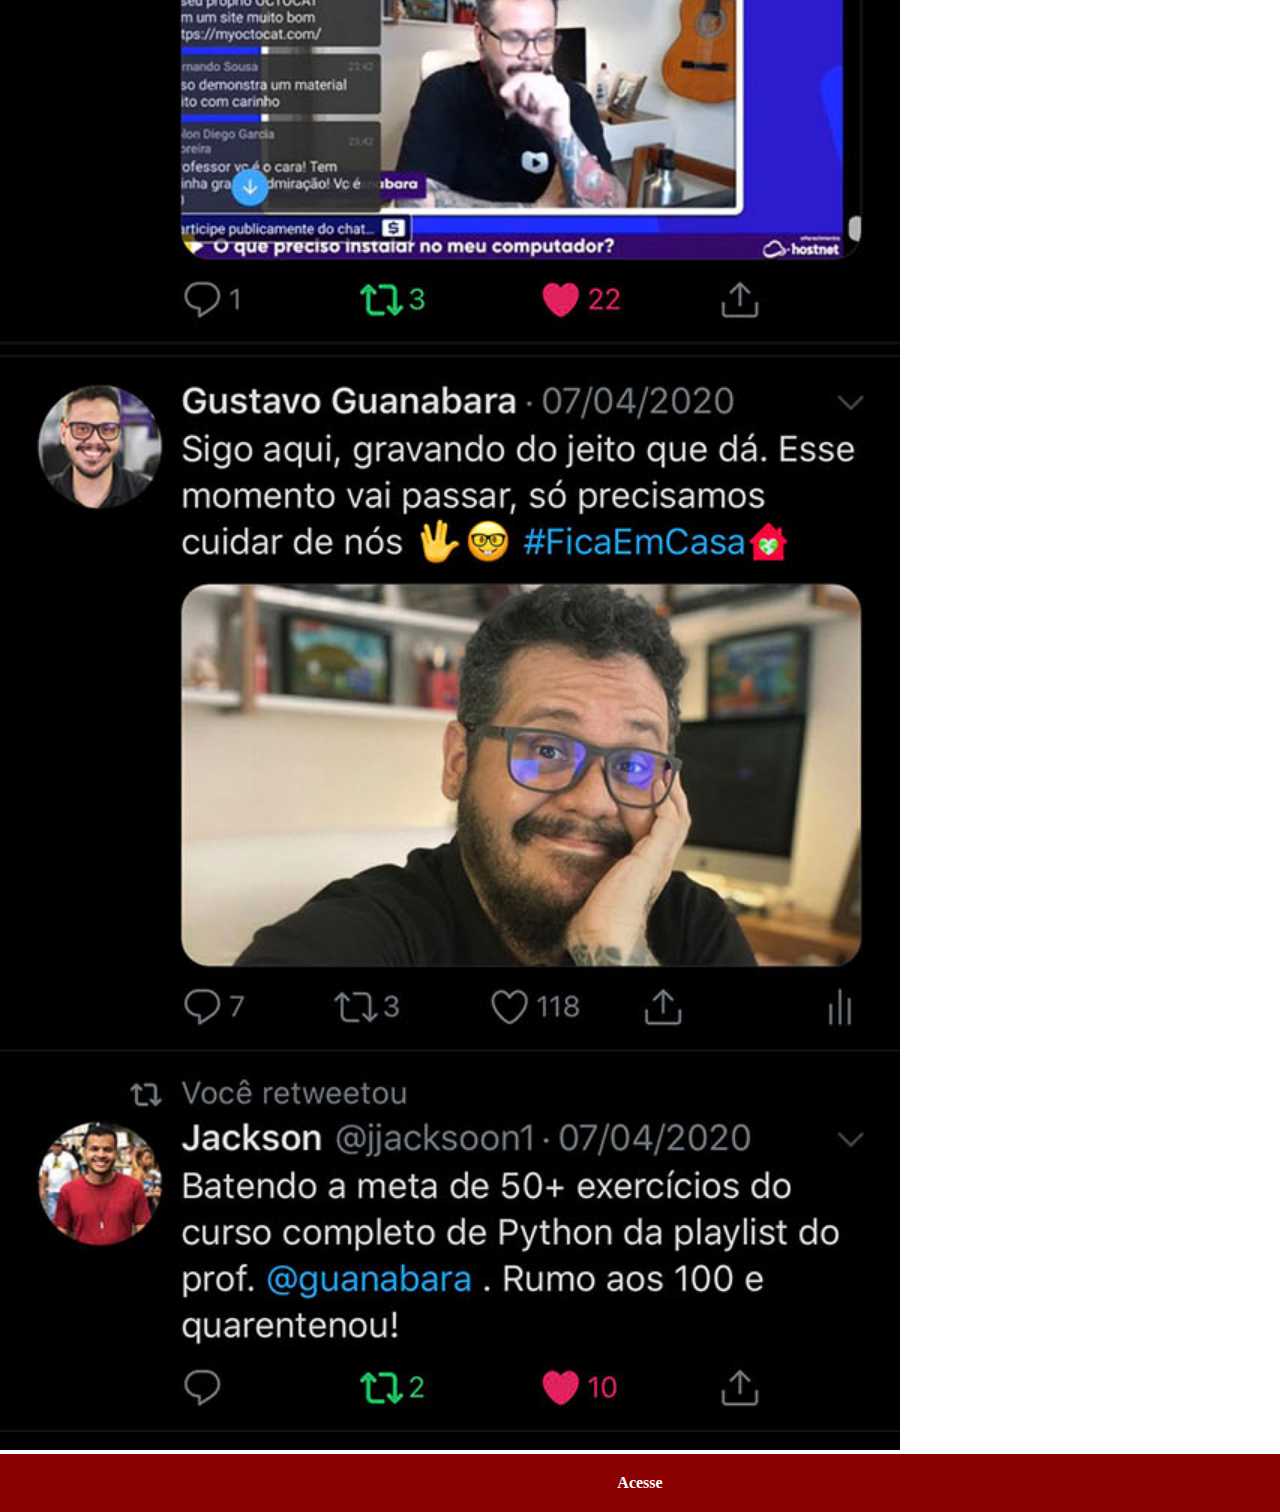
<file: twitter.html>
<!DOCTYPE html>
<html lang="en">
<head>
    <meta charset="UTF-8">
    <meta name="viewport" content="width=device-width, initial-scale=1.0">
     <link rel="stylesheet" href="styles.css">
    <title>Twitter</title>
</head>
<body>
    <img src="imagens/tela-twitter.jpg" alt="">
    <a href="">Acesse</a>

</body>
</html>
</file>
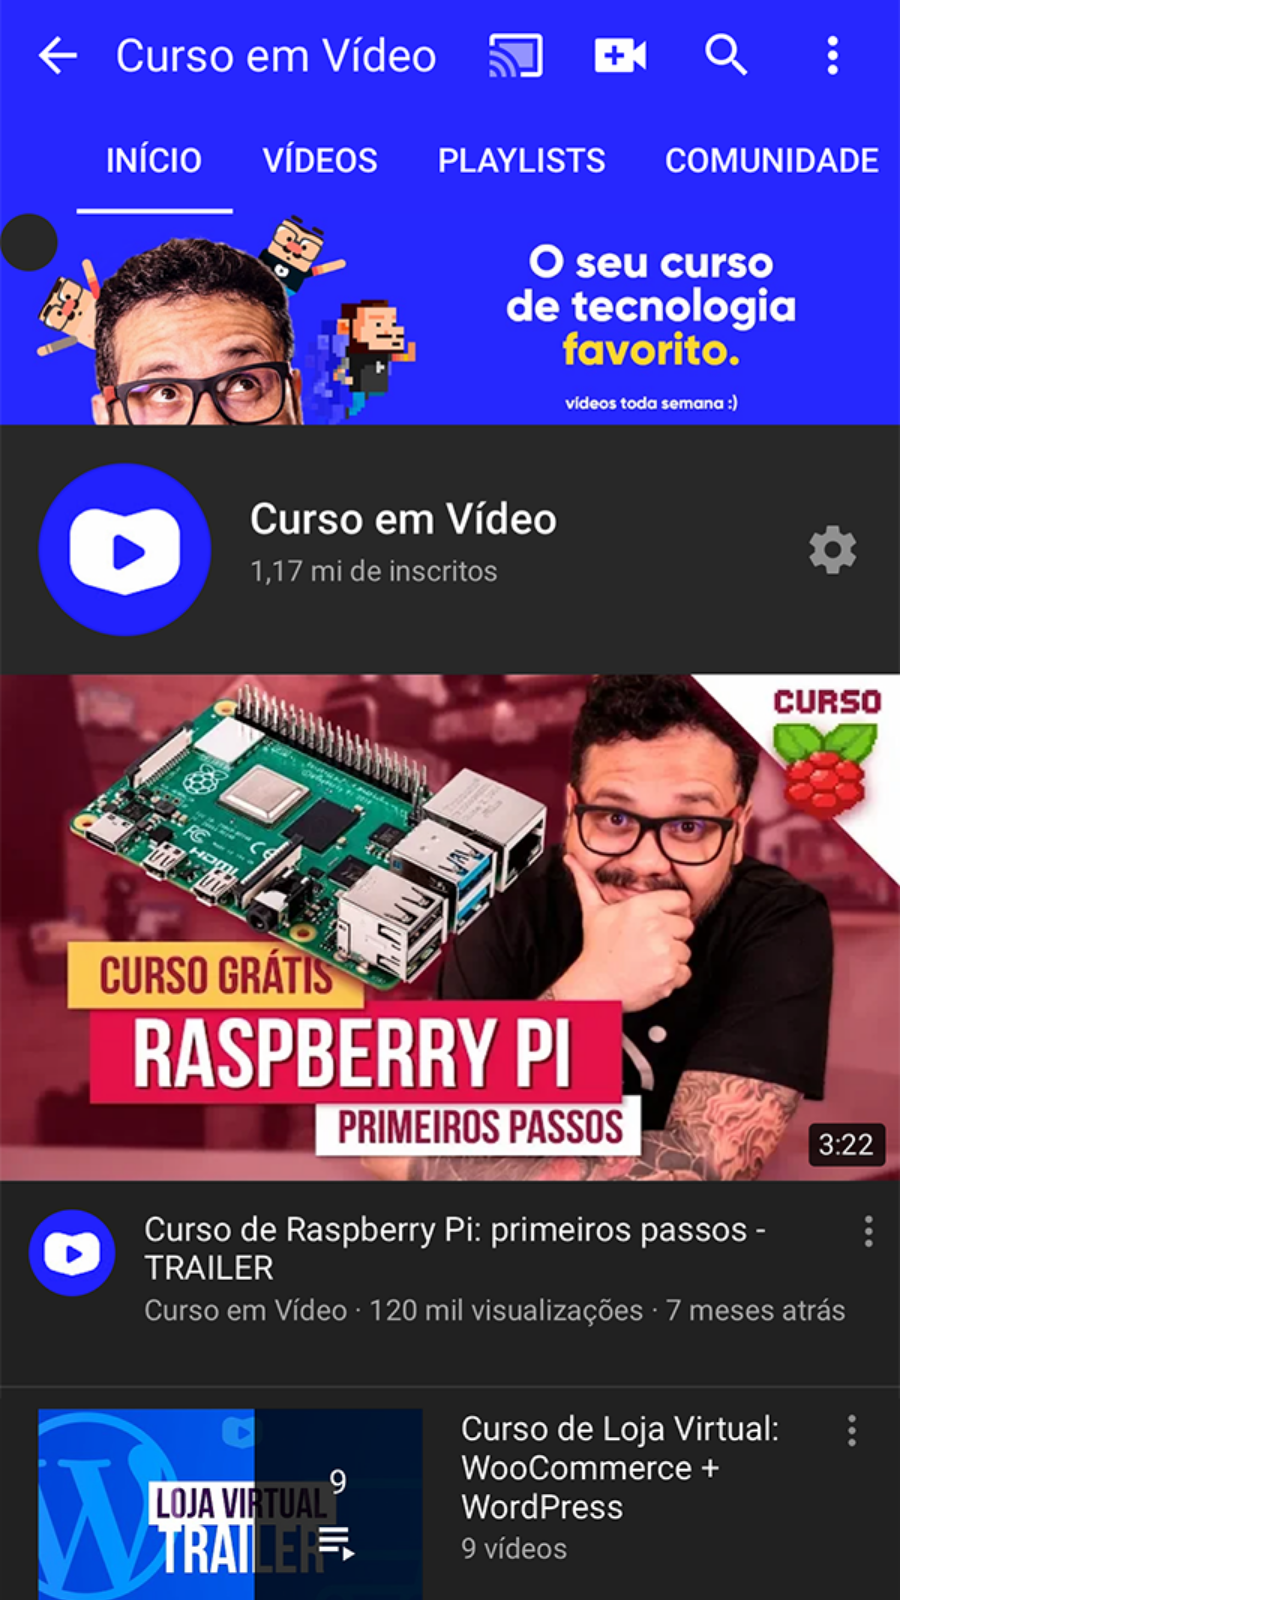
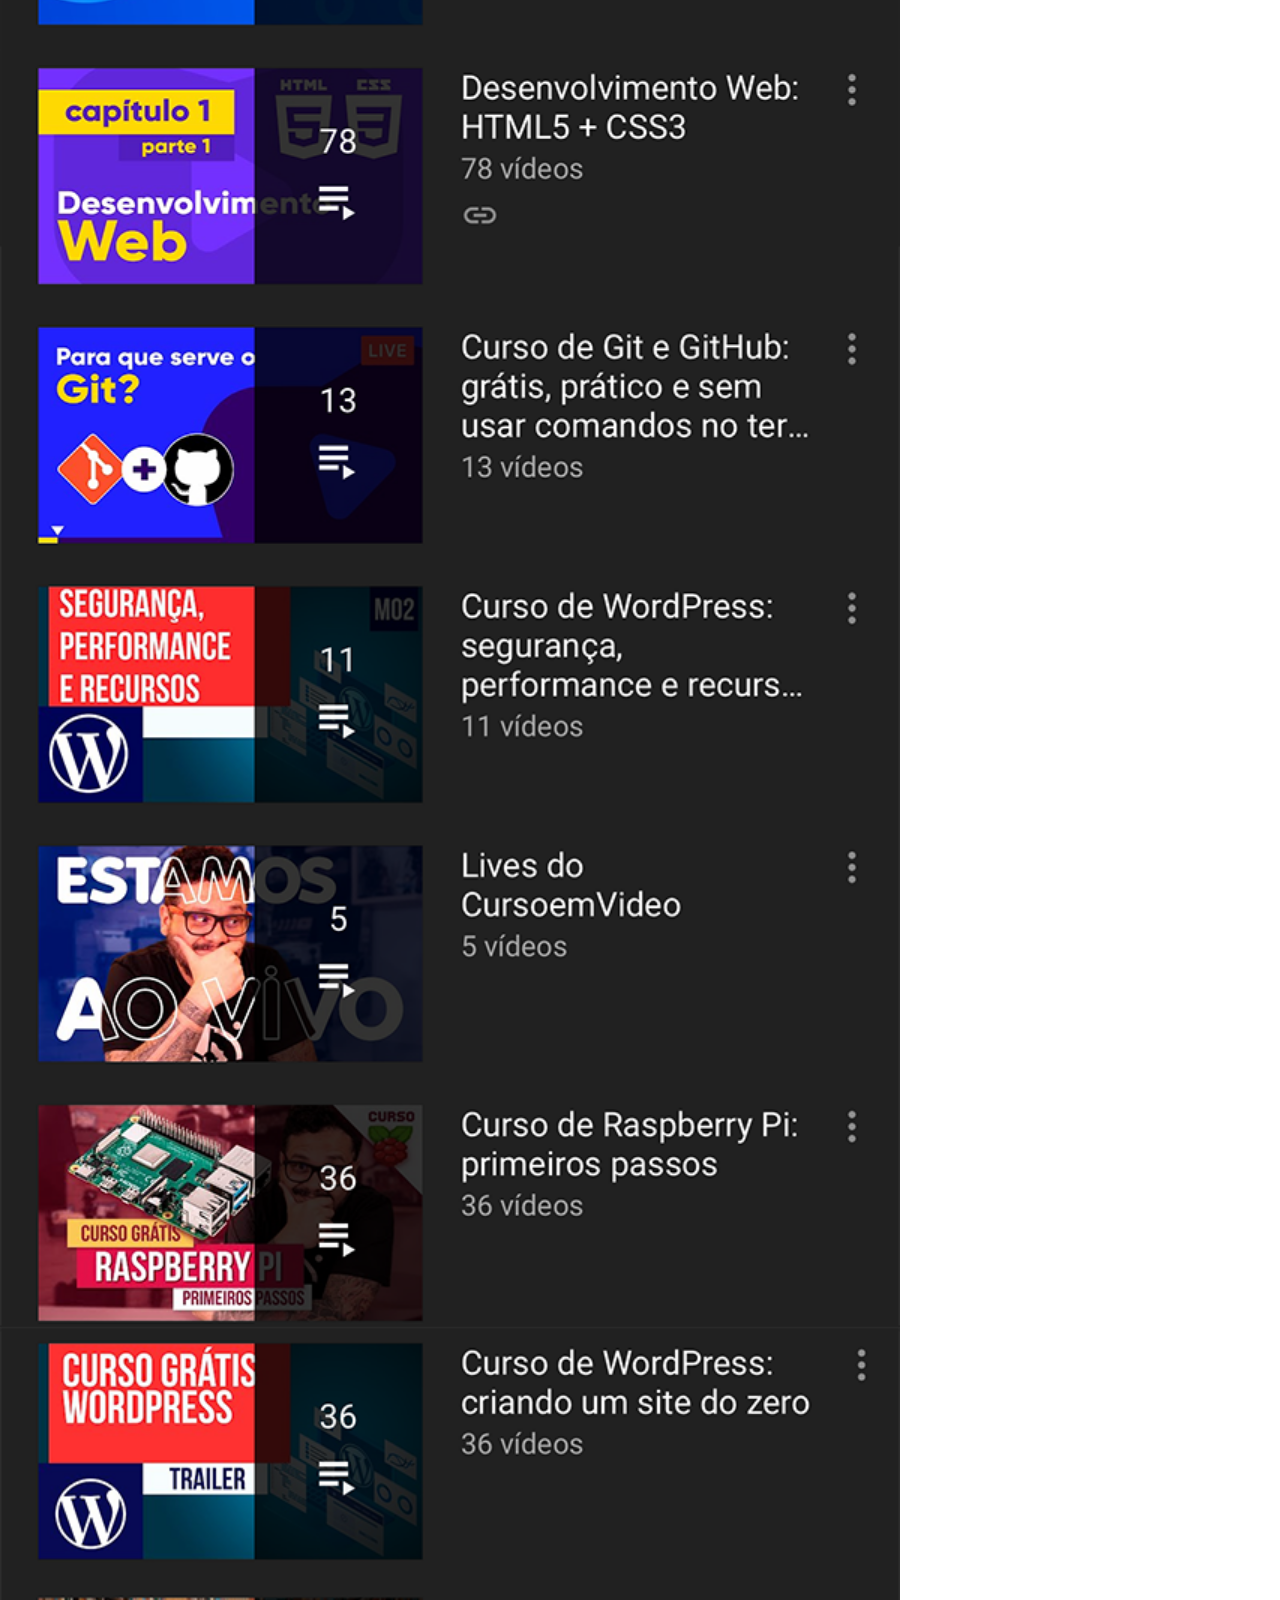
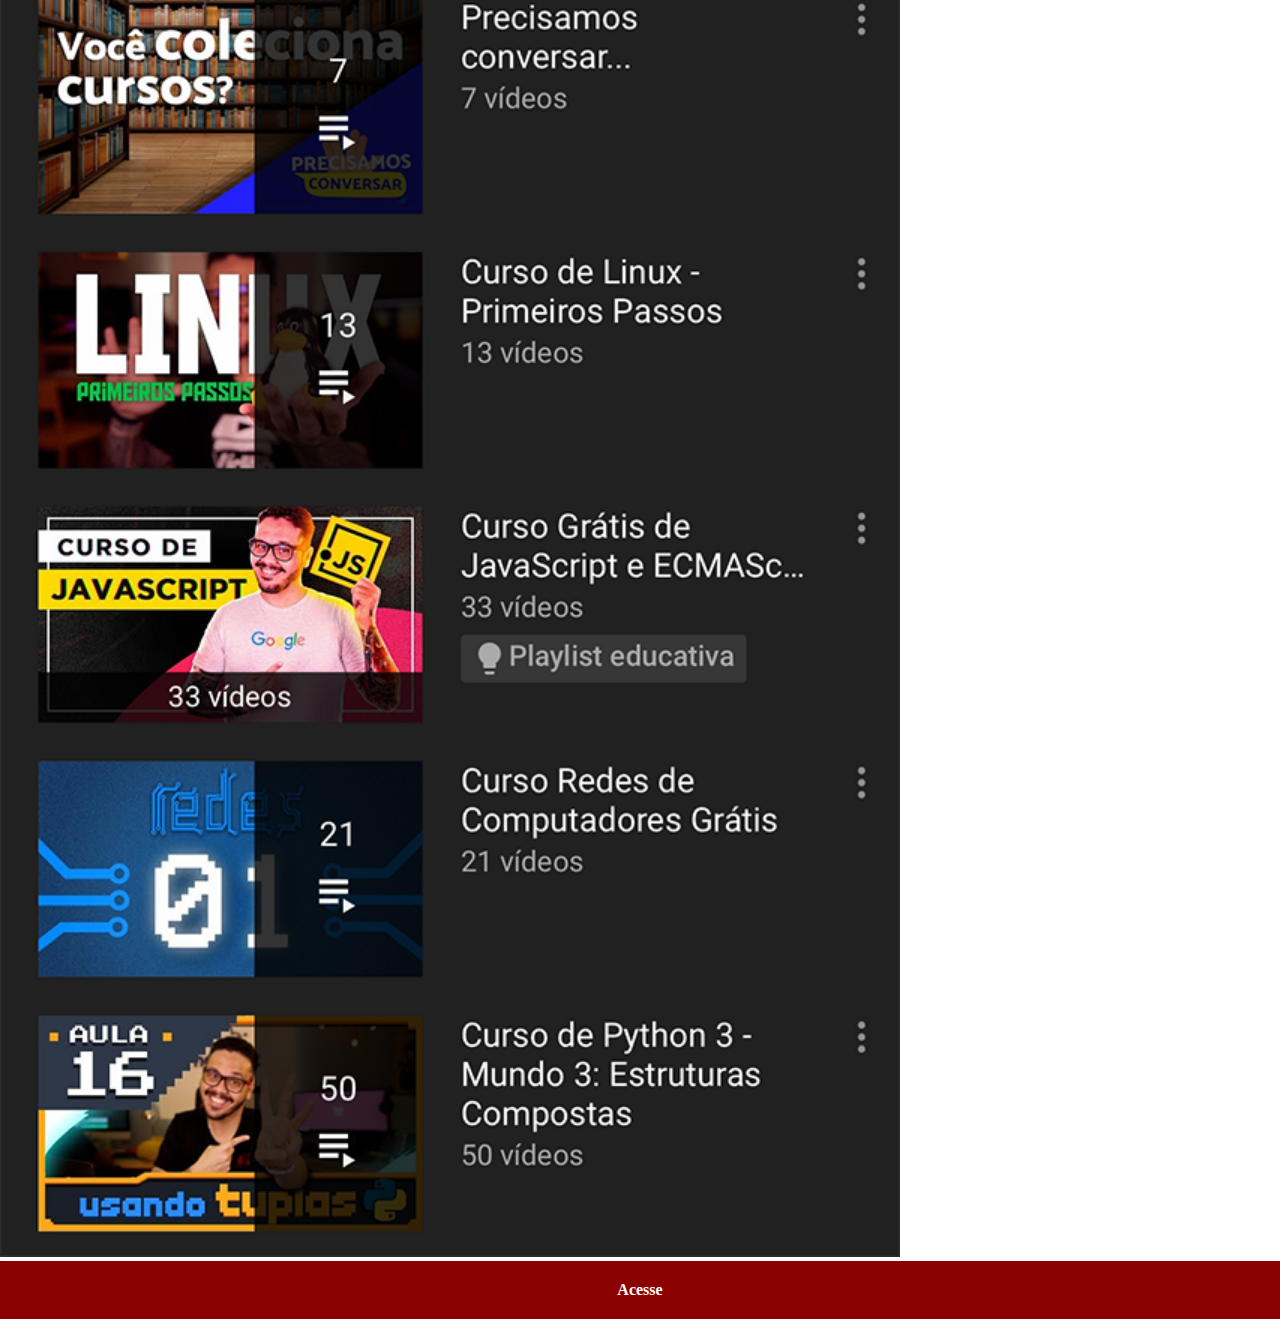
<file: youtube.html>
<!DOCTYPE html>
<html lang="en">
<head>
    <meta charset="UTF-8">
    <meta name="viewport" content="width=device-width, initial-scale=1.0">
    <link rel="stylesheet" href="styles.css">
    <title>Youtybe</title>
    
   
</head>
<body>
    <img src="imagens/tela-youtube.png" alt="">
    <a href="https://www.youtube.com/results?search_query=curso+em+video" target="_blank">Acesse</a>


</body>
</html>
</file>
<file: styles.css>
@charset "UTF-8";
 *{margin: 0px;
    padding: 0px;
    }
     ::-webkit-scrollbar{width: 0px;
                          height: 0px;

     }
    img{width: 100vh;}

    a{display: block;
      background-color: darkred;
      color: white;
      padding: 20px;
      text-align: center;
      font-weight: bolder;
      text-decoration: none;


    }
</file>
